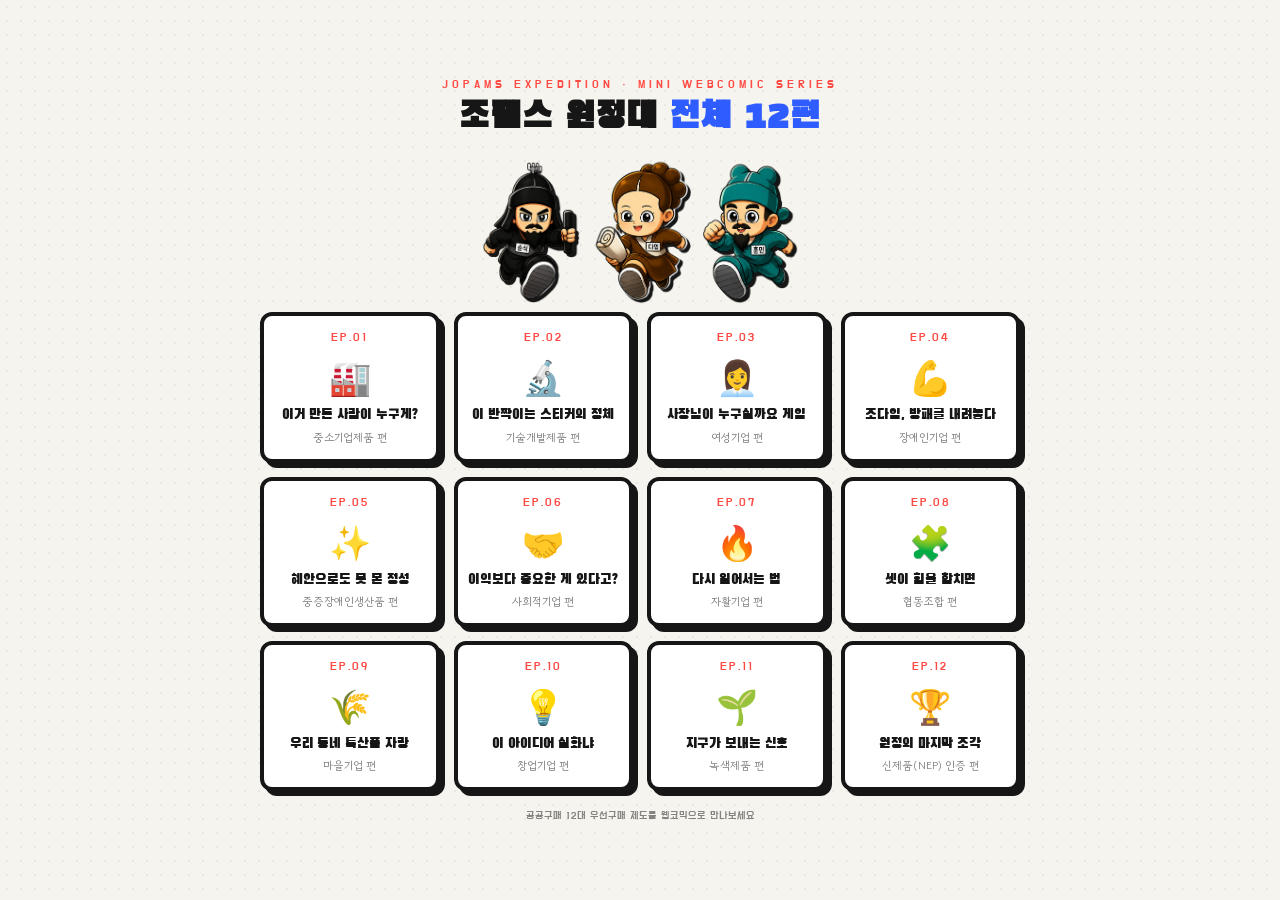
<file: index.html>
<!DOCTYPE html>
<html lang="ko">
<head>
<meta charset="UTF-8">
<meta name="viewport" content="width=device-width, initial-scale=1.0">
<title>조팸스 원정대 - 전체 에피소드</title>
<link rel="stylesheet" href="assets/style.css">
<style>
  .stage{ max-width:760px; }
  .grid{
    display:grid;
    grid-template-columns:repeat(auto-fill, minmax(150px,1fr));
    gap:14px;
    margin-top:10px;
  }
  .ep-card{
    background:#fff;
    border:4px solid var(--ink);
    border-radius:12px;
    padding:14px 10px;
    text-align:center;
    text-decoration:none;
    color:var(--ink);
    box-shadow:5px 5px 0 var(--ink);
    transition:transform .15s ease;
  }
  .ep-card:hover{ transform:translate(-2px,-2px); box-shadow:7px 7px 0 var(--ink); }
  .ep-num{ font-family:'Do Hyeon',sans-serif; color:var(--red); font-size:12px; letter-spacing:2px; }
  .ep-icon{ font-size:34px; margin:6px 0; }
  .ep-title{ font-family:'Black Han Sans',sans-serif; font-size:14px; line-height:1.3; margin-bottom:4px;}
  .ep-kicker{ font-size:11px; opacity:.6; }
  .intro-trio{ display:flex; gap:14px; justify-content:center; margin:8px 0 6px; }
  .intro-trio img{ width:96px; filter:drop-shadow(3px 3px 0 var(--ink)); }
</style>
</head>
<body>
<div class="stage">
  <div class="masthead">
    <div class="kicker">JOPAMS EXPEDITION · MINI WEBCOMIC SERIES</div>
    <h1>조팸스 원정대 <span>전체 12편</span></h1>
  </div>
  <div class="intro-trio">
    <img src="assets/img/sunsik.png" alt="조순식">
    <img src="assets/img/daim.png" alt="조다임">
    <img src="assets/img/hoonmin.png" alt="조훈민">
  </div>
  <div class="grid">
    
        <a class="ep-card" href="ep01.html">
          <div class="ep-num">EP.01</div>
          <div class="ep-icon">🏭</div>
          <div class="ep-title">이거 만든 사람이 누구게?</div>
          <div class="ep-kicker">중소기업제품 편</div>
        </a>

        <a class="ep-card" href="ep02.html">
          <div class="ep-num">EP.02</div>
          <div class="ep-icon">🔬</div>
          <div class="ep-title">이 반짝이는 스티커의 정체</div>
          <div class="ep-kicker">기술개발제품 편</div>
        </a>

        <a class="ep-card" href="ep03.html">
          <div class="ep-num">EP.03</div>
          <div class="ep-icon">👩‍💼</div>
          <div class="ep-title">사장님이 누구실까요 게임</div>
          <div class="ep-kicker">여성기업 편</div>
        </a>

        <a class="ep-card" href="ep04.html">
          <div class="ep-num">EP.04</div>
          <div class="ep-icon">💪</div>
          <div class="ep-title">조다임, 방패를 내려놓다</div>
          <div class="ep-kicker">장애인기업 편</div>
        </a>

        <a class="ep-card" href="ep05.html">
          <div class="ep-num">EP.05</div>
          <div class="ep-icon">✨</div>
          <div class="ep-title">혜안으로도 못 본 정성</div>
          <div class="ep-kicker">중증장애인생산품 편</div>
        </a>

        <a class="ep-card" href="ep06.html">
          <div class="ep-num">EP.06</div>
          <div class="ep-icon">🤝</div>
          <div class="ep-title">이익보다 중요한 게 있다고?</div>
          <div class="ep-kicker">사회적기업 편</div>
        </a>

        <a class="ep-card" href="ep07.html">
          <div class="ep-num">EP.07</div>
          <div class="ep-icon">🔥</div>
          <div class="ep-title">다시 일어서는 법</div>
          <div class="ep-kicker">자활기업 편</div>
        </a>

        <a class="ep-card" href="ep08.html">
          <div class="ep-num">EP.08</div>
          <div class="ep-icon">🧩</div>
          <div class="ep-title">셋이 힘을 합치면</div>
          <div class="ep-kicker">협동조합 편</div>
        </a>

        <a class="ep-card" href="ep09.html">
          <div class="ep-num">EP.09</div>
          <div class="ep-icon">🌾</div>
          <div class="ep-title">우리 동네 특산품 자랑</div>
          <div class="ep-kicker">마을기업 편</div>
        </a>

        <a class="ep-card" href="ep10.html">
          <div class="ep-num">EP.10</div>
          <div class="ep-icon">💡</div>
          <div class="ep-title">이 아이디어 실화냐</div>
          <div class="ep-kicker">창업기업 편</div>
        </a>

        <a class="ep-card" href="ep11.html">
          <div class="ep-num">EP.11</div>
          <div class="ep-icon">🌱</div>
          <div class="ep-title">지구가 보내는 신호</div>
          <div class="ep-kicker">녹색제품 편</div>
        </a>

        <a class="ep-card" href="ep12.html">
          <div class="ep-num">EP.12</div>
          <div class="ep-icon">🏆</div>
          <div class="ep-title">원정의 마지막 조각</div>
          <div class="ep-kicker">신제품(NEP) 인증 편</div>
        </a>
  </div>
  <div class="foot-note">공공구매 12대 우선구매 제도를 웹코믹으로 만나보세요</div>
</div>
</body>
</html>
</file>
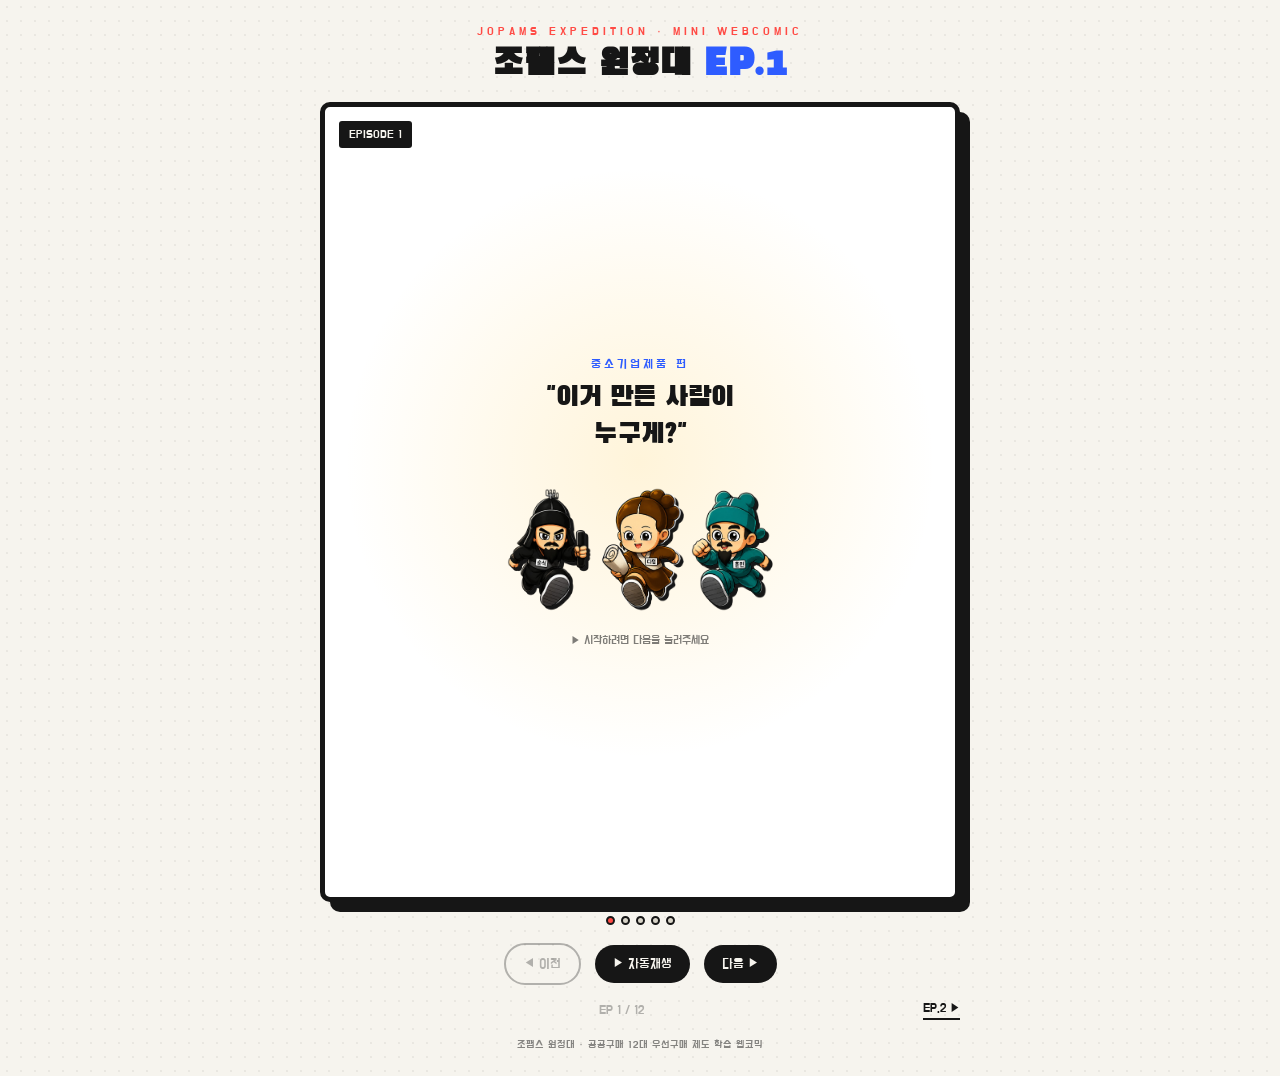
<file: ep01.html>
<!DOCTYPE html>
<html lang="ko">
<head>
<meta charset="UTF-8">
<meta name="viewport" content="width=device-width, initial-scale=1.0">
<title>조팸스 원정대 EP.1 - 이거 만든 사람이 누구게?</title>
<link rel="preconnect" href="https://fonts.googleapis.com">
<link rel="stylesheet" href="assets/style.css">
</head>
<body>

<div class="stage">
  <div class="masthead">
    <div class="kicker">JOPAMS EXPEDITION · MINI WEBCOMIC</div>
    <h1>조팸스 원정대 <span>EP.1</span></h1>
  </div>

  <div class="comic-frame" id="frame">
    <div class="panel active" data-panel="0">
      <div class="panel-inner">
        <div class="halftone-burst"></div>
        <div class="caption-tag">EPISODE 1</div>
        <div style="position:absolute; inset:0; display:flex; flex-direction:column; align-items:center; justify-content:center; gap:14px;">
          <div class="cover-title">
            <span class="ep">중소기업제품 편</span>
            "이거 만든 사람이<br>누구게?"
          </div>
          <div class="trio-cover">
            <img src="assets/img/sunsik.png" alt="조순식" class="bounce">
            <img src="assets/img/daim.png" alt="조다임">
            <img src="assets/img/hoonmin.png" alt="조훈민" class="proud">
          </div>
          <div class="next-label">▶ 시작하려면 다음을 눌러주세요</div>
        </div>
      </div>
    </div>
    <div class="panel" data-panel="1">
        <div class="panel-inner">
        <div class="stagefloor"></div>
        <div class="caption-tag">어느 물류창고 앞</div>
        <div class="magnet-fx"></div>
        <div class="prop-emoji">📦</div>
        <img src="assets/img/sunsik.png" alt="조순식 (자석 스킬)" class="char-img focus shake" style="left:10%;">
        <div class="bubble left" id="ep1b1" style="left:4%; top:14%;">오, 이 좋은 물건<br>누가 만들었지?</div>
        </div></div>
    <div class="panel" data-panel="2">
        <div class="panel-inner">
        <div class="stagefloor"></div>
        <div class="caption-tag">상자 뒤에서 등장</div>
        <img src="assets/img/sunsik.png" alt="조순식 (자석 스킬)" class="char-img focus" style="left:10%;">
        <div class="sweat">💧</div>
        <div class="npc" style="left:52%;">
          <div class="head" style="background:#8fd18f;">😊</div>
          <div class="body" style="background:#8fd18f;"></div>
        </div>
        <div class="bubble right" id="ep1b2a" style="right:4%; top:12%;">저희 중소기업에서<br>만들었어요!</div>
        <div class="bubble left" id="ep1b2b" style="left:4%; top:55%;">...어라, 대기업<br>거인 줄 알았는데?!</div>
        </div></div>
    <div class="panel" data-panel="3">
        <div class="panel-inner">
        <div class="stagefloor"></div>
        <div class="caption-tag">잠시 후, 세 사람</div>
        <img src="assets/img/daim.png" alt="조다임 (실드 스킬)" class="char-img focus" style="left:10%;">
        <img src="assets/img/hoonmin.png" alt="조훈민 (혜안 스킬)" class="char-img focus proud" style="left:52%;">
        <div class="bubble left" id="ep1b3a" style="left:4%; top:10%;">중소기업이 우리나라<br>기업 대부분이라던데?</div>
        <div class="bubble right" id="ep1b3b" style="right:4%; top:42%;">내 혜안으로 봤을 때도...<br>사실이다! 흠흠.</div>
        </div></div>
    <div class="panel" data-panel="4">
      <div class="panel-inner">
        <div class="halftone-burst"></div>
        <div class="caption-tag">ITEM GET!</div>
        <div style="position:absolute; inset:0; display:flex; flex-direction:column; align-items:center; justify-content:center; gap:10px;">
          <div style="position:relative;">
            <span class="sparkle" style="top:-14px; left:-18px;">✨</span>
            <span class="sparkle" style="bottom:-10px; right:-20px; animation-delay:.4s;">✨</span>
            <div class="item-card">
              <div class="icon">🏭</div>
              <div class="tag">ITEM 01 / 12</div>
              <div class="name">중소기업<br>제품</div>
            </div>
          </div>
          
          <div class="next-label">다음 편에 계속 →</div>
        </div>
      </div>
    </div>
  </div>

  <div class="progress" id="progress"></div>

  <div class="controls">
    <button class="ghost" id="prevBtn">◀ 이전</button>
    <button id="playBtn">▶ 자동재생</button>
    <button id="nextBtn">다음 ▶</button>
  </div>

  <div class="nav-row">
    <span class="spacer"></span>
    <span class="spacer">EP 1 / 12</span>
    <a href="ep02.html">EP.2 ▶</a>
  </div>

  <div class="foot-note">조팸스 원정대 · 공공구매 12대 우선구매 제도 학습 웹코믹</div>
</div>

<script>
  window.BUBBLE_SCHEDULE = { 1: [['ep1b1', 300]], 2: [['ep1b2a', 300], ['ep1b2b', 1300]], 3: [['ep1b3a', 300], ['ep1b3b', 1200]] };
</script>
<script src="assets/script.js"></script>

</body>
</html>
</file>
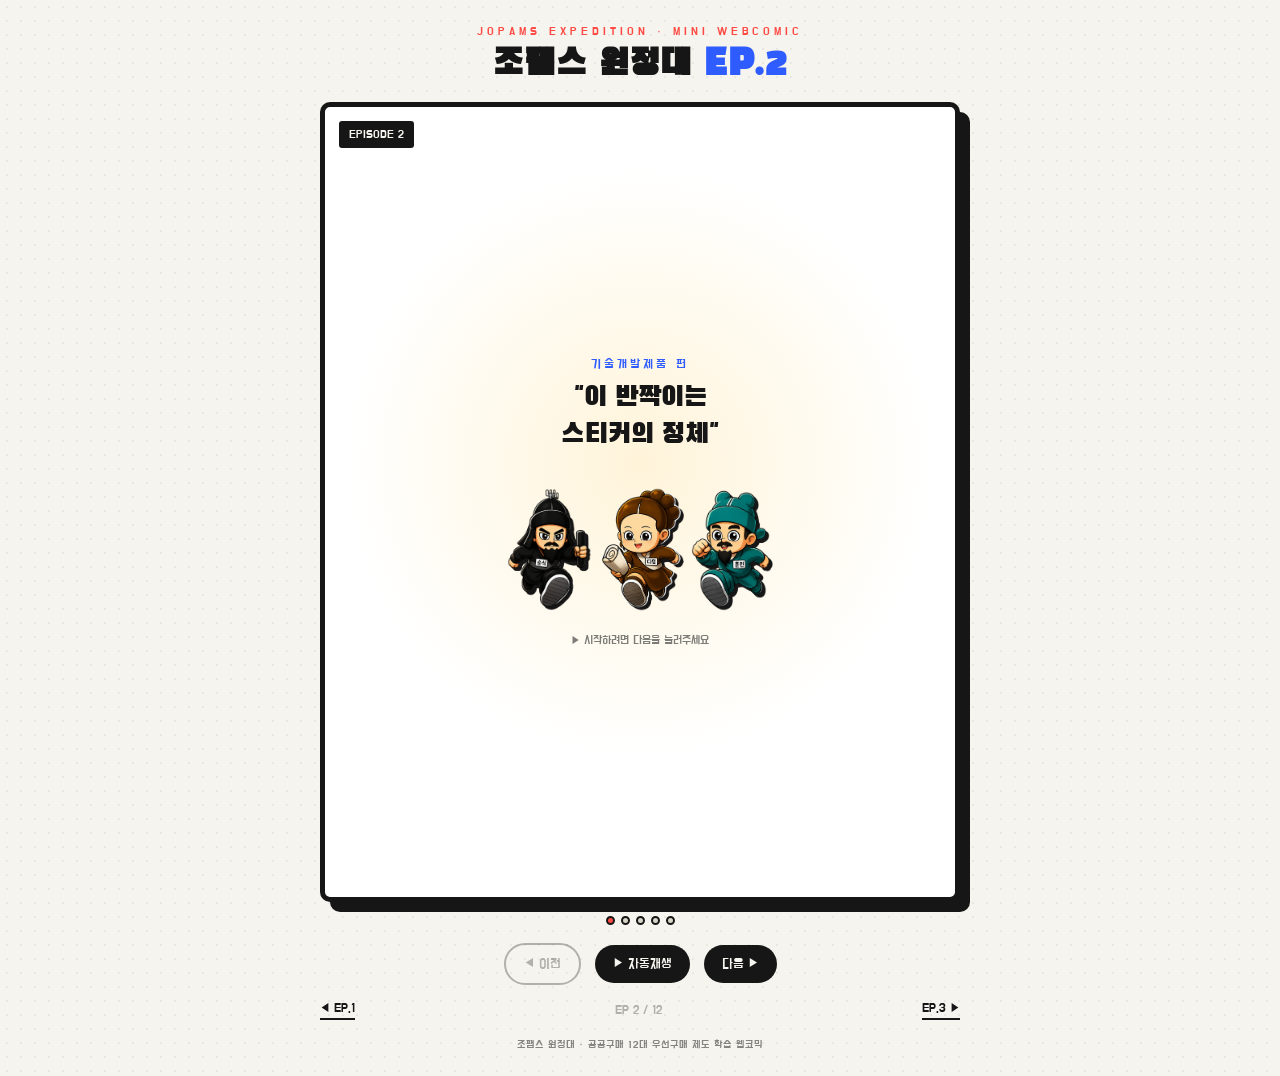
<file: ep02.html>
<!DOCTYPE html>
<html lang="ko">
<head>
<meta charset="UTF-8">
<meta name="viewport" content="width=device-width, initial-scale=1.0">
<title>조팸스 원정대 EP.2 - 이 반짝이는 스티커의 정체</title>
<link rel="preconnect" href="https://fonts.googleapis.com">
<link rel="stylesheet" href="assets/style.css">
</head>
<body>

<div class="stage">
  <div class="masthead">
    <div class="kicker">JOPAMS EXPEDITION · MINI WEBCOMIC</div>
    <h1>조팸스 원정대 <span>EP.2</span></h1>
  </div>

  <div class="comic-frame" id="frame">
    <div class="panel active" data-panel="0">
      <div class="panel-inner">
        <div class="halftone-burst"></div>
        <div class="caption-tag">EPISODE 2</div>
        <div style="position:absolute; inset:0; display:flex; flex-direction:column; align-items:center; justify-content:center; gap:14px;">
          <div class="cover-title">
            <span class="ep">기술개발제품 편</span>
            "이 반짝이는<br>스티커의 정체"
          </div>
          <div class="trio-cover">
            <img src="assets/img/sunsik.png" alt="조순식" class="bounce">
            <img src="assets/img/daim.png" alt="조다임">
            <img src="assets/img/hoonmin.png" alt="조훈민" class="proud">
          </div>
          <div class="next-label">▶ 시작하려면 다음을 눌러주세요</div>
        </div>
      </div>
    </div>
    <div class="panel" data-panel="1">
        <div class="panel-inner">
        <div class="stagefloor"></div>
        <div class="caption-tag">매장 진열대 앞</div>
        <div class="prop-emoji">🏷️</div>
        <img src="assets/img/hoonmin.png" alt="조훈민 (혜안 스킬)" class="char-img focus proud" style="left:10%;">
        <div class="bubble left" id="ep2b1" style="left:4%; top:14%;">이거 그냥<br>스티커 아니냐?</div>
        </div></div>
    <div class="panel" data-panel="2">
        <div class="panel-inner">
        <div class="stagefloor"></div>
        <div class="caption-tag">다임, 조심스럽게 설명</div>
        <img src="assets/img/daim.png" alt="조다임 (실드 스킬)" class="char-img focus" style="left:52%;">
        <div class="bubble right" id="ep2b2" style="right:4%; top:12%;">이거 성능 인증<br>마크래... 엄청난 거야</div>
        </div></div>
    <div class="panel" data-panel="3">
        <div class="panel-inner">
        <div class="stagefloor"></div>
        <div class="caption-tag">순식, 스티커를 향해 돌진</div>
        <div class="prop-emoji">🧲</div>
        <img src="assets/img/sunsik.png" alt="조순식 (자석 스킬)" class="char-img focus shake" style="left:10%;">
        <img src="assets/img/hoonmin.png" alt="조훈민 (혜안 스킬)" class="char-img support" style="left:52%;">
        <div class="bubble left" id="ep2b3a" style="left:4%; top:10%;">오, 반짝이는 거<br>내꺼!</div>
        <div class="bubble right" id="ep2b3b" style="right:4%; top:55%;">안돼! 그거 떼면<br>큰일나!</div>
        </div></div>
    <div class="panel" data-panel="4">
      <div class="panel-inner">
        <div class="halftone-burst"></div>
        <div class="caption-tag">ITEM GET!</div>
        <div style="position:absolute; inset:0; display:flex; flex-direction:column; align-items:center; justify-content:center; gap:10px;">
          <div style="position:relative;">
            <span class="sparkle" style="top:-14px; left:-18px;">✨</span>
            <span class="sparkle" style="bottom:-10px; right:-20px; animation-delay:.4s;">✨</span>
            <div class="item-card">
              <div class="icon">🔬</div>
              <div class="tag">ITEM 02 / 12</div>
              <div class="name">기술개발<br>제품</div>
            </div>
          </div>
          
          <div class="next-label">다음 편에 계속 →</div>
        </div>
      </div>
    </div>
  </div>

  <div class="progress" id="progress"></div>

  <div class="controls">
    <button class="ghost" id="prevBtn">◀ 이전</button>
    <button id="playBtn">▶ 자동재생</button>
    <button id="nextBtn">다음 ▶</button>
  </div>

  <div class="nav-row">
    <a href="ep01.html">◀ EP.1</a>
    <span class="spacer">EP 2 / 12</span>
    <a href="ep03.html">EP.3 ▶</a>
  </div>

  <div class="foot-note">조팸스 원정대 · 공공구매 12대 우선구매 제도 학습 웹코믹</div>
</div>

<script>
  window.BUBBLE_SCHEDULE = { 1: [['ep2b1', 300]], 2: [['ep2b2', 300]], 3: [['ep2b3a', 300], ['ep2b3b', 1200]] };
</script>
<script src="assets/script.js"></script>

</body>
</html>
</file>
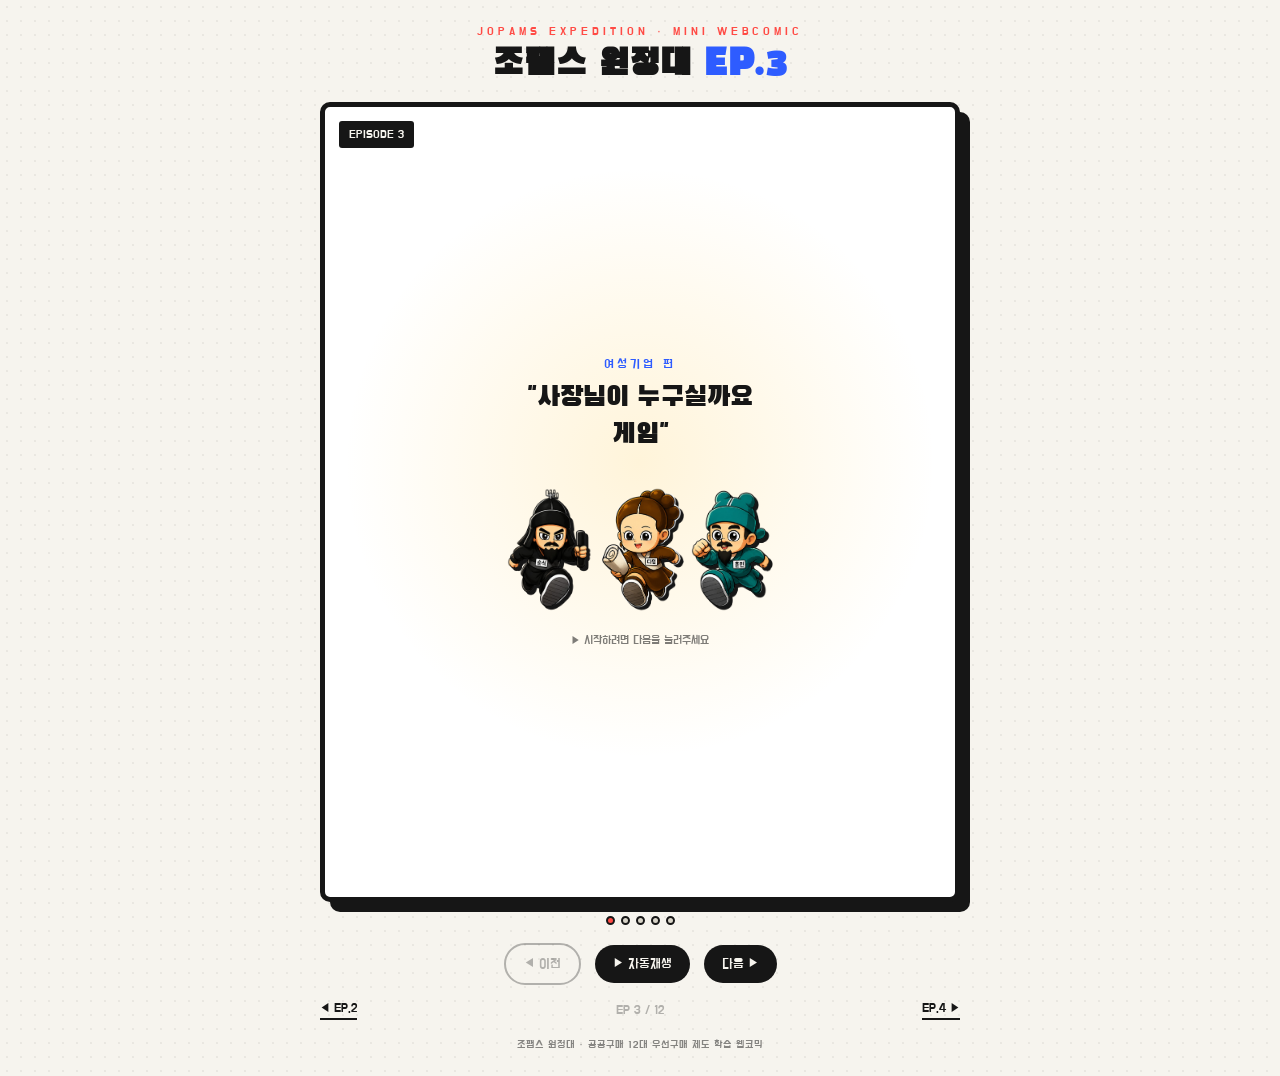
<file: ep03.html>
<!DOCTYPE html>
<html lang="ko">
<head>
<meta charset="UTF-8">
<meta name="viewport" content="width=device-width, initial-scale=1.0">
<title>조팸스 원정대 EP.3 - 사장님이 누구실까요 게임</title>
<link rel="preconnect" href="https://fonts.googleapis.com">
<link rel="stylesheet" href="assets/style.css">
</head>
<body>

<div class="stage">
  <div class="masthead">
    <div class="kicker">JOPAMS EXPEDITION · MINI WEBCOMIC</div>
    <h1>조팸스 원정대 <span>EP.3</span></h1>
  </div>

  <div class="comic-frame" id="frame">
    <div class="panel active" data-panel="0">
      <div class="panel-inner">
        <div class="halftone-burst"></div>
        <div class="caption-tag">EPISODE 3</div>
        <div style="position:absolute; inset:0; display:flex; flex-direction:column; align-items:center; justify-content:center; gap:14px;">
          <div class="cover-title">
            <span class="ep">여성기업 편</span>
            "사장님이 누구실까요<br>게임"
          </div>
          <div class="trio-cover">
            <img src="assets/img/sunsik.png" alt="조순식" class="bounce">
            <img src="assets/img/daim.png" alt="조다임">
            <img src="assets/img/hoonmin.png" alt="조훈민" class="proud">
          </div>
          <div class="next-label">▶ 시작하려면 다음을 눌러주세요</div>
        </div>
      </div>
    </div>
    <div class="panel" data-panel="1">
        <div class="panel-inner">
        <div class="stagefloor"></div>
        <div class="caption-tag">회사 입구에서 내기</div>
        <img src="assets/img/sunsik.png" alt="조순식 (자석 스킬)" class="char-img focus" style="left:10%;">
        <img src="assets/img/hoonmin.png" alt="조훈민 (혜안 스킬)" class="char-img support" style="left:52%;">
        <div class="bubble left" id="ep3b1" style="left:4%; top:12%;">이 회사 사장님은<br>분명 아저씨일걸?</div>
        </div></div>
    <div class="panel" data-panel="2">
        <div class="panel-inner">
        <div class="stagefloor"></div>
        <div class="caption-tag">사장님, 등장</div>
        <img src="assets/img/daim.png" alt="조다임 (실드 스킬)" class="char-img support" style="left:10%;">
        <div class="npc" style="left:52%;">
          <div class="head" style="background:#c79bf0;">👩</div>
          <div class="body" style="background:#c79bf0;"></div>
        </div>
        <div class="bubble right" id="ep3b2" style="right:4%; top:10%;">안녕하세요,<br>대표입니다!</div>
        </div></div>
    <div class="panel" data-panel="3">
        <div class="panel-inner">
        <div class="stagefloor"></div>
        <div class="caption-tag">내기에 진 세 사람</div>
        <img src="assets/img/hoonmin.png" alt="조훈민 (혜안 스킬)" class="char-img focus sad-shake" style="left:10%;">
        <img src="assets/img/daim.png" alt="조다임 (실드 스킬)" class="char-img focus" style="left:52%;">
        <div class="bubble left" id="ep3b3a" style="left:4%; top:10%;">이럴수가...<br>내 혜안이 틀렸다!</div>
        <div class="bubble right" id="ep3b3b" style="right:4%; top:50%;">벌칙... 춤춰야<br>하는 거죠?</div>
        </div></div>
    <div class="panel" data-panel="4">
      <div class="panel-inner">
        <div class="halftone-burst"></div>
        <div class="caption-tag">ITEM GET!</div>
        <div style="position:absolute; inset:0; display:flex; flex-direction:column; align-items:center; justify-content:center; gap:10px;">
          <div style="position:relative;">
            <span class="sparkle" style="top:-14px; left:-18px;">✨</span>
            <span class="sparkle" style="bottom:-10px; right:-20px; animation-delay:.4s;">✨</span>
            <div class="item-card">
              <div class="icon">👩‍💼</div>
              <div class="tag">ITEM 03 / 12</div>
              <div class="name">여성기업<br>제품</div>
            </div>
          </div>
          
          <div class="next-label">다음 편에 계속 →</div>
        </div>
      </div>
    </div>
  </div>

  <div class="progress" id="progress"></div>

  <div class="controls">
    <button class="ghost" id="prevBtn">◀ 이전</button>
    <button id="playBtn">▶ 자동재생</button>
    <button id="nextBtn">다음 ▶</button>
  </div>

  <div class="nav-row">
    <a href="ep02.html">◀ EP.2</a>
    <span class="spacer">EP 3 / 12</span>
    <a href="ep04.html">EP.4 ▶</a>
  </div>

  <div class="foot-note">조팸스 원정대 · 공공구매 12대 우선구매 제도 학습 웹코믹</div>
</div>

<script>
  window.BUBBLE_SCHEDULE = { 1: [['ep3b1', 300]], 2: [['ep3b2', 300]], 3: [['ep3b3a', 300], ['ep3b3b', 1200]] };
</script>
<script src="assets/script.js"></script>

</body>
</html>
</file>
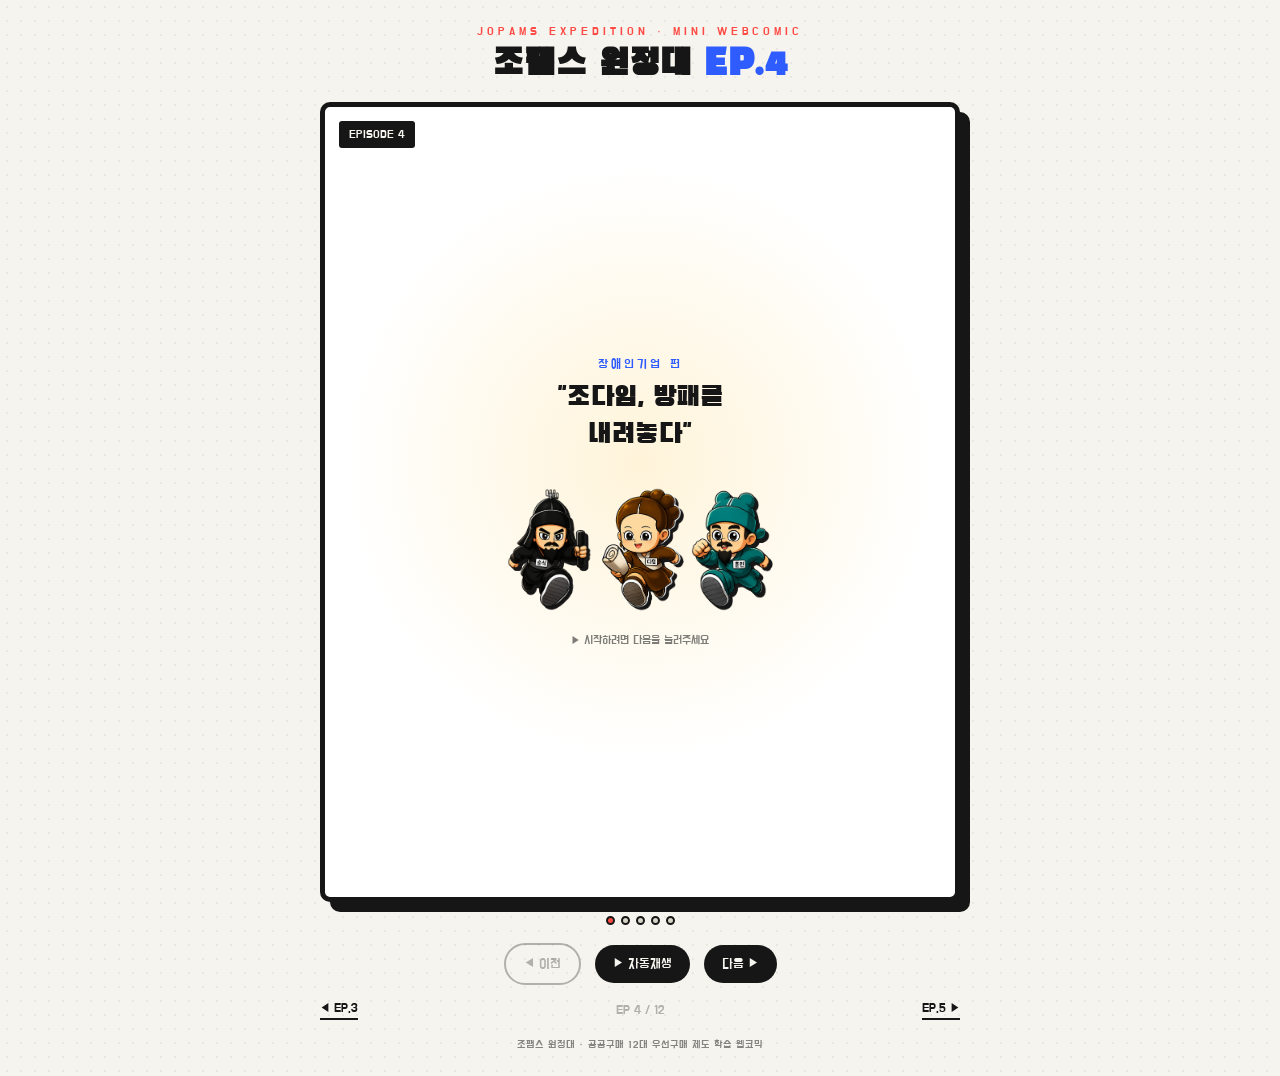
<file: ep04.html>
<!DOCTYPE html>
<html lang="ko">
<head>
<meta charset="UTF-8">
<meta name="viewport" content="width=device-width, initial-scale=1.0">
<title>조팸스 원정대 EP.4 - 조다임, 방패를 내려놓다</title>
<link rel="preconnect" href="https://fonts.googleapis.com">
<link rel="stylesheet" href="assets/style.css">
</head>
<body>

<div class="stage">
  <div class="masthead">
    <div class="kicker">JOPAMS EXPEDITION · MINI WEBCOMIC</div>
    <h1>조팸스 원정대 <span>EP.4</span></h1>
  </div>

  <div class="comic-frame" id="frame">
    <div class="panel active" data-panel="0">
      <div class="panel-inner">
        <div class="halftone-burst"></div>
        <div class="caption-tag">EPISODE 4</div>
        <div style="position:absolute; inset:0; display:flex; flex-direction:column; align-items:center; justify-content:center; gap:14px;">
          <div class="cover-title">
            <span class="ep">장애인기업 편</span>
            "조다임, 방패를<br>내려놓다"
          </div>
          <div class="trio-cover">
            <img src="assets/img/sunsik.png" alt="조순식" class="bounce">
            <img src="assets/img/daim.png" alt="조다임">
            <img src="assets/img/hoonmin.png" alt="조훈민" class="proud">
          </div>
          <div class="next-label">▶ 시작하려면 다음을 눌러주세요</div>
        </div>
      </div>
    </div>
    <div class="panel" data-panel="1">
        <div class="panel-inner">
        <div class="stagefloor"></div>
        <div class="caption-tag">낯선 작업장 앞</div>
        <img src="assets/img/daim.png" alt="조다임 (실드 스킬)" class="char-img focus sad-shake" style="left:10%;">
        <div class="bubble left" id="ep4b1" style="left:4%; top:12%;">으... 여긴 왠지<br>긴장되는걸...</div>
        </div></div>
    <div class="panel" data-panel="2">
        <div class="panel-inner">
        <div class="stagefloor"></div>
        <div class="caption-tag">대표님, 씩씩하게 등장</div>
        <img src="assets/img/daim.png" alt="조다임 (실드 스킬)" class="char-img support" style="left:10%;">
        <div class="npc" style="left:52%;">
          <div class="head" style="background:#ffb069;">😄</div>
          <div class="body" style="background:#ffb069;"></div>
        </div>
        <div class="bubble right" id="ep4b2" style="right:4%; top:10%;">어서오세요!<br>저희 제품 한번 보실래요?</div>
        </div></div>
    <div class="panel" data-panel="3">
        <div class="panel-inner">
        <div class="stagefloor"></div>
        <div class="caption-tag">다임, 용기를 얻다</div>
        <img src="assets/img/daim.png" alt="조다임 (실드 스킬)" class="char-img focus proud" style="left:10%;">
        <img src="assets/img/sunsik.png" alt="조순식 (자석 스킬)" class="char-img support" style="left:52%;">
        <div class="bubble left" id="ep4b3" style="left:4%; top:12%;">저도... 방패 내려놓고<br>도전해볼게요!</div>
        </div></div>
    <div class="panel" data-panel="4">
      <div class="panel-inner">
        <div class="halftone-burst"></div>
        <div class="caption-tag">ITEM GET!</div>
        <div style="position:absolute; inset:0; display:flex; flex-direction:column; align-items:center; justify-content:center; gap:10px;">
          <div style="position:relative;">
            <span class="sparkle" style="top:-14px; left:-18px;">✨</span>
            <span class="sparkle" style="bottom:-10px; right:-20px; animation-delay:.4s;">✨</span>
            <div class="item-card">
              <div class="icon">💪</div>
              <div class="tag">ITEM 04 / 12</div>
              <div class="name">장애인기업<br>제품</div>
            </div>
          </div>
          
          <div class="next-label">다음 편에 계속 →</div>
        </div>
      </div>
    </div>
  </div>

  <div class="progress" id="progress"></div>

  <div class="controls">
    <button class="ghost" id="prevBtn">◀ 이전</button>
    <button id="playBtn">▶ 자동재생</button>
    <button id="nextBtn">다음 ▶</button>
  </div>

  <div class="nav-row">
    <a href="ep03.html">◀ EP.3</a>
    <span class="spacer">EP 4 / 12</span>
    <a href="ep05.html">EP.5 ▶</a>
  </div>

  <div class="foot-note">조팸스 원정대 · 공공구매 12대 우선구매 제도 학습 웹코믹</div>
</div>

<script>
  window.BUBBLE_SCHEDULE = { 1: [['ep4b1', 300]], 2: [['ep4b2', 300]], 3: [['ep4b3', 300]] };
</script>
<script src="assets/script.js"></script>

</body>
</html>
</file>
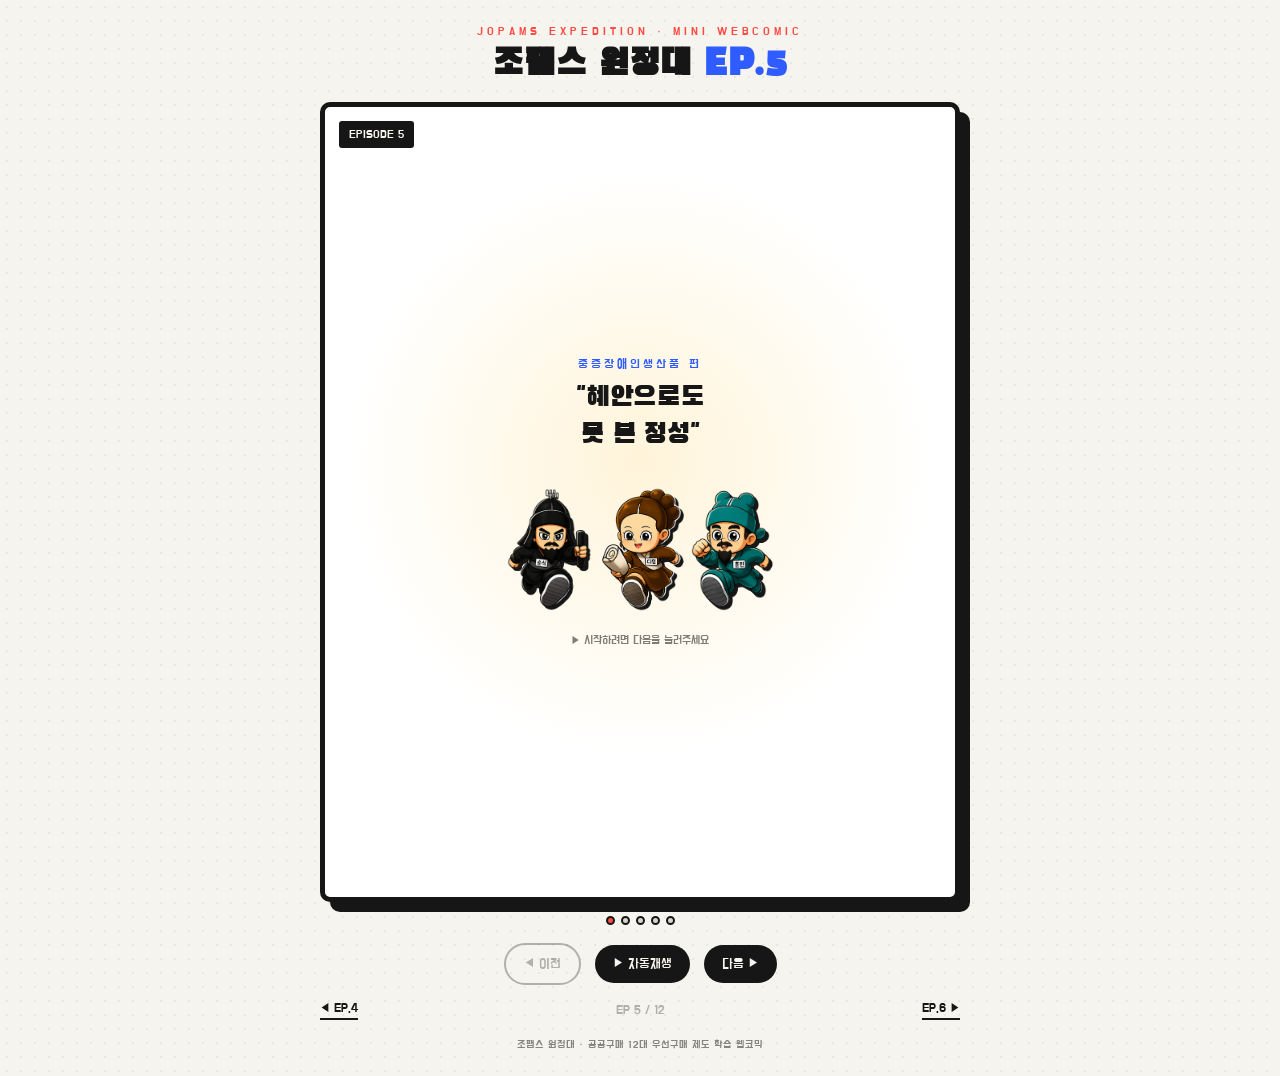
<file: ep05.html>
<!DOCTYPE html>
<html lang="ko">
<head>
<meta charset="UTF-8">
<meta name="viewport" content="width=device-width, initial-scale=1.0">
<title>조팸스 원정대 EP.5 - 혜안으로도 못 본 정성</title>
<link rel="preconnect" href="https://fonts.googleapis.com">
<link rel="stylesheet" href="assets/style.css">
</head>
<body>

<div class="stage">
  <div class="masthead">
    <div class="kicker">JOPAMS EXPEDITION · MINI WEBCOMIC</div>
    <h1>조팸스 원정대 <span>EP.5</span></h1>
  </div>

  <div class="comic-frame" id="frame">
    <div class="panel active" data-panel="0">
      <div class="panel-inner">
        <div class="halftone-burst"></div>
        <div class="caption-tag">EPISODE 5</div>
        <div style="position:absolute; inset:0; display:flex; flex-direction:column; align-items:center; justify-content:center; gap:14px;">
          <div class="cover-title">
            <span class="ep">중증장애인생산품 편</span>
            "혜안으로도<br>못 본 정성"
          </div>
          <div class="trio-cover">
            <img src="assets/img/sunsik.png" alt="조순식" class="bounce">
            <img src="assets/img/daim.png" alt="조다임">
            <img src="assets/img/hoonmin.png" alt="조훈민" class="proud">
          </div>
          <div class="next-label">▶ 시작하려면 다음을 눌러주세요</div>
        </div>
      </div>
    </div>
    <div class="panel" data-panel="1">
        <div class="panel-inner">
        <div class="stagefloor"></div>
        <div class="caption-tag">훈민, 스킬 자랑</div>
        <img src="assets/img/hoonmin.png" alt="조훈민 (혜안 스킬)" class="char-img focus proud" style="left:10%;">
        <div class="bubble left" id="ep5b1" style="left:4%; top:12%;">내 혜안이면<br>다 보인다고!</div>
        </div></div>
    <div class="panel" data-panel="2">
        <div class="panel-inner">
        <div class="stagefloor"></div>
        <div class="caption-tag">스킬 오작동</div>
        <img src="assets/img/hoonmin.png" alt="조훈민 (혜안 스킬)" class="char-img focus" style="left:10%;">
        <div class="sweat">💧</div>
        <div class="bubble left" id="ep5b2" style="left:4%; top:12%;">어라... 이 제품에 담긴<br>정성은... 안 보여?</div>
        </div></div>
    <div class="panel" data-panel="3">
        <div class="panel-inner">
        <div class="stagefloor"></div>
        <div class="caption-tag">현장을 둘러본 후</div>
        <img src="assets/img/sunsik.png" alt="조순식 (자석 스킬)" class="char-img support" style="left:10%;">
        <img src="assets/img/daim.png" alt="조다임 (실드 스킬)" class="char-img focus" style="left:52%;">
        <div class="bubble right" id="ep5b3" style="right:4%; top:12%;">눈이 아니라<br>마음으로 보는 거였어</div>
        </div></div>
    <div class="panel" data-panel="4">
      <div class="panel-inner">
        <div class="halftone-burst"></div>
        <div class="caption-tag">ITEM GET!</div>
        <div style="position:absolute; inset:0; display:flex; flex-direction:column; align-items:center; justify-content:center; gap:10px;">
          <div style="position:relative;">
            <span class="sparkle" style="top:-14px; left:-18px;">✨</span>
            <span class="sparkle" style="bottom:-10px; right:-20px; animation-delay:.4s;">✨</span>
            <div class="item-card">
              <div class="icon">✨</div>
              <div class="tag">ITEM 05 / 12</div>
              <div class="name">중증장애인<br>생산품</div>
            </div>
          </div>
          
          <div class="next-label">다음 편에 계속 →</div>
        </div>
      </div>
    </div>
  </div>

  <div class="progress" id="progress"></div>

  <div class="controls">
    <button class="ghost" id="prevBtn">◀ 이전</button>
    <button id="playBtn">▶ 자동재생</button>
    <button id="nextBtn">다음 ▶</button>
  </div>

  <div class="nav-row">
    <a href="ep04.html">◀ EP.4</a>
    <span class="spacer">EP 5 / 12</span>
    <a href="ep06.html">EP.6 ▶</a>
  </div>

  <div class="foot-note">조팸스 원정대 · 공공구매 12대 우선구매 제도 학습 웹코믹</div>
</div>

<script>
  window.BUBBLE_SCHEDULE = { 1: [['ep5b1', 300]], 2: [['ep5b2', 300]], 3: [['ep5b3', 300]] };
</script>
<script src="assets/script.js"></script>

</body>
</html>
</file>
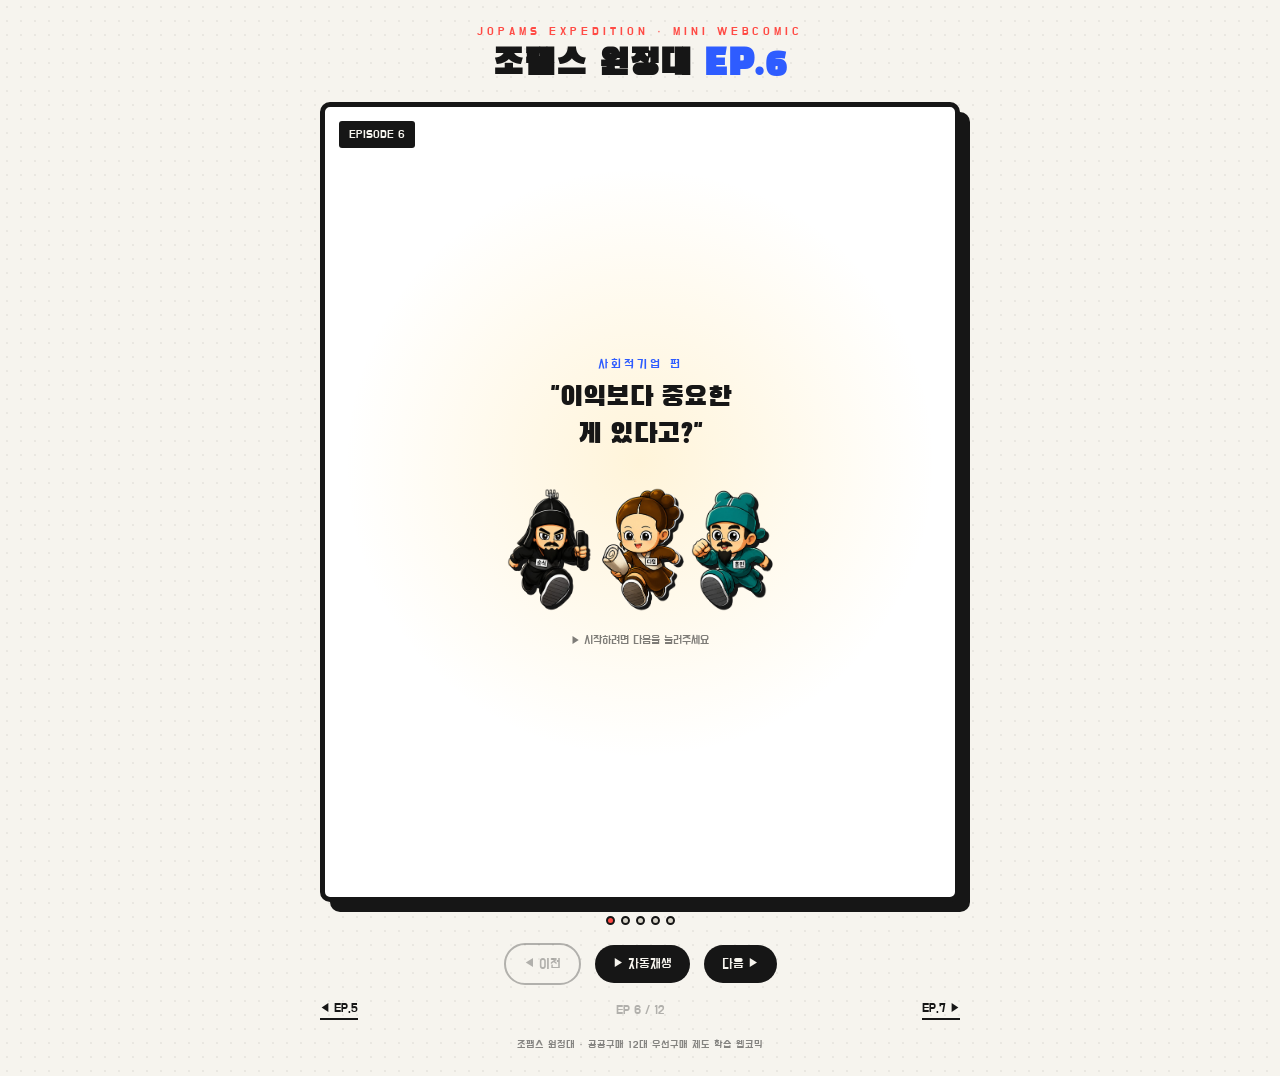
<file: ep06.html>
<!DOCTYPE html>
<html lang="ko">
<head>
<meta charset="UTF-8">
<meta name="viewport" content="width=device-width, initial-scale=1.0">
<title>조팸스 원정대 EP.6 - 이익보다 중요한 게 있다고?</title>
<link rel="preconnect" href="https://fonts.googleapis.com">
<link rel="stylesheet" href="assets/style.css">
</head>
<body>

<div class="stage">
  <div class="masthead">
    <div class="kicker">JOPAMS EXPEDITION · MINI WEBCOMIC</div>
    <h1>조팸스 원정대 <span>EP.6</span></h1>
  </div>

  <div class="comic-frame" id="frame">
    <div class="panel active" data-panel="0">
      <div class="panel-inner">
        <div class="halftone-burst"></div>
        <div class="caption-tag">EPISODE 6</div>
        <div style="position:absolute; inset:0; display:flex; flex-direction:column; align-items:center; justify-content:center; gap:14px;">
          <div class="cover-title">
            <span class="ep">사회적기업 편</span>
            "이익보다 중요한<br>게 있다고?"
          </div>
          <div class="trio-cover">
            <img src="assets/img/sunsik.png" alt="조순식" class="bounce">
            <img src="assets/img/daim.png" alt="조다임">
            <img src="assets/img/hoonmin.png" alt="조훈민" class="proud">
          </div>
          <div class="next-label">▶ 시작하려면 다음을 눌러주세요</div>
        </div>
      </div>
    </div>
    <div class="panel" data-panel="1">
        <div class="panel-inner">
        <div class="stagefloor"></div>
        <div class="caption-tag">순식, 계산기 두드리는 중</div>
        <div class="prop-emoji">🧮</div>
        <img src="assets/img/sunsik.png" alt="조순식 (자석 스킬)" class="char-img focus" style="left:10%;">
        <div class="bubble left" id="ep6b1" style="left:4%; top:12%;">그래서 이거<br>얼마 남는데?</div>
        </div></div>
    <div class="panel" data-panel="2">
        <div class="panel-inner">
        <div class="stagefloor"></div>
        <div class="caption-tag">대표님의 답변</div>
        <img src="assets/img/sunsik.png" alt="조순식 (자석 스킬)" class="char-img support" style="left:10%;">
        <div class="npc" style="left:52%;">
          <div class="head" style="background:#7fd6c9;">🙂</div>
          <div class="body" style="background:#7fd6c9;"></div>
        </div>
        <div class="bubble right" id="ep6b2" style="right:4%; top:10%;">이익의 일부는<br>사회에 환원해요</div>
        </div></div>
    <div class="panel" data-panel="3">
        <div class="panel-inner">
        <div class="stagefloor"></div>
        <div class="caption-tag">멍해진 순식, 다임이 정리</div>
        <img src="assets/img/sunsik.png" alt="조순식 (자석 스킬)" class="char-img focus sad-shake" style="left:10%;">
        <img src="assets/img/daim.png" alt="조다임 (실드 스킬)" class="char-img focus" style="left:52%;">
        <div class="bubble left" id="ep6b3a" style="left:4%; top:10%;">그게...<br>무슨 소리야?</div>
        <div class="bubble right" id="ep6b3b" style="right:4%; top:50%;">이익만 좇지 않는<br>기업도 있다는 거지</div>
        </div></div>
    <div class="panel" data-panel="4">
      <div class="panel-inner">
        <div class="halftone-burst"></div>
        <div class="caption-tag">ITEM GET!</div>
        <div style="position:absolute; inset:0; display:flex; flex-direction:column; align-items:center; justify-content:center; gap:10px;">
          <div style="position:relative;">
            <span class="sparkle" style="top:-14px; left:-18px;">✨</span>
            <span class="sparkle" style="bottom:-10px; right:-20px; animation-delay:.4s;">✨</span>
            <div class="item-card">
              <div class="icon">🤝</div>
              <div class="tag">ITEM 06 / 12</div>
              <div class="name">사회적기업<br>제품</div>
            </div>
          </div>
          
          <div class="next-label">다음 편에 계속 →</div>
        </div>
      </div>
    </div>
  </div>

  <div class="progress" id="progress"></div>

  <div class="controls">
    <button class="ghost" id="prevBtn">◀ 이전</button>
    <button id="playBtn">▶ 자동재생</button>
    <button id="nextBtn">다음 ▶</button>
  </div>

  <div class="nav-row">
    <a href="ep05.html">◀ EP.5</a>
    <span class="spacer">EP 6 / 12</span>
    <a href="ep07.html">EP.7 ▶</a>
  </div>

  <div class="foot-note">조팸스 원정대 · 공공구매 12대 우선구매 제도 학습 웹코믹</div>
</div>

<script>
  window.BUBBLE_SCHEDULE = { 1: [['ep6b1', 300]], 2: [['ep6b2', 300]], 3: [['ep6b3a', 300], ['ep6b3b', 1200]] };
</script>
<script src="assets/script.js"></script>

</body>
</html>
</file>
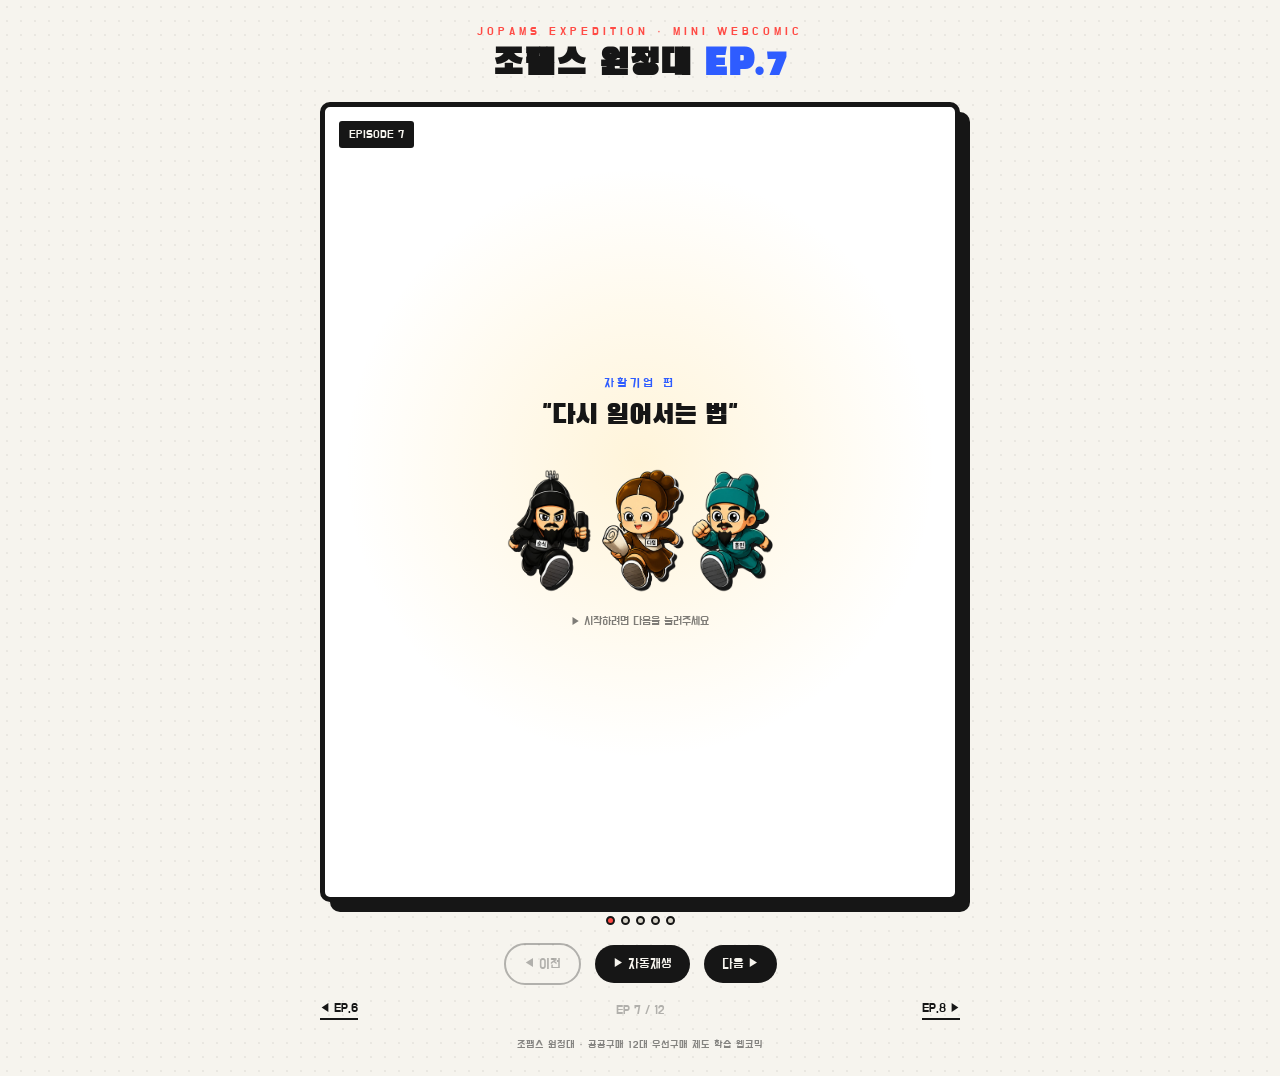
<file: ep07.html>
<!DOCTYPE html>
<html lang="ko">
<head>
<meta charset="UTF-8">
<meta name="viewport" content="width=device-width, initial-scale=1.0">
<title>조팸스 원정대 EP.7 - 다시 일어서는 법</title>
<link rel="preconnect" href="https://fonts.googleapis.com">
<link rel="stylesheet" href="assets/style.css">
</head>
<body>

<div class="stage">
  <div class="masthead">
    <div class="kicker">JOPAMS EXPEDITION · MINI WEBCOMIC</div>
    <h1>조팸스 원정대 <span>EP.7</span></h1>
  </div>

  <div class="comic-frame" id="frame">
    <div class="panel active" data-panel="0">
      <div class="panel-inner">
        <div class="halftone-burst"></div>
        <div class="caption-tag">EPISODE 7</div>
        <div style="position:absolute; inset:0; display:flex; flex-direction:column; align-items:center; justify-content:center; gap:14px;">
          <div class="cover-title">
            <span class="ep">자활기업 편</span>
            "다시 일어서는 법"
          </div>
          <div class="trio-cover">
            <img src="assets/img/sunsik.png" alt="조순식" class="bounce">
            <img src="assets/img/daim.png" alt="조다임">
            <img src="assets/img/hoonmin.png" alt="조훈민" class="proud">
          </div>
          <div class="next-label">▶ 시작하려면 다음을 눌러주세요</div>
        </div>
      </div>
    </div>
    <div class="panel" data-panel="1">
        <div class="panel-inner">
        <div class="stagefloor"></div>
        <div class="caption-tag">장애물 코스, 계속 넘어지는 순식</div>
        <img src="assets/img/sunsik.png" alt="조순식 (자석 스킬)" class="char-img focus shake" style="left:10%;">
        <div class="bubble left" id="ep7b1" style="left:4%; top:12%;">으악! 또<br>넘어졌다!</div>
        </div></div>
    <div class="panel" data-panel="2">
        <div class="panel-inner">
        <div class="stagefloor"></div>
        <div class="caption-tag">다임의 응원</div>
        <img src="assets/img/sunsik.png" alt="조순식 (자석 스킬)" class="char-img support" style="left:10%;">
        <img src="assets/img/daim.png" alt="조다임 (실드 스킬)" class="char-img focus" style="left:52%;">
        <div class="bubble right" id="ep7b2" style="right:4%; top:10%;">괜찮아, 다시<br>일어나면 돼!</div>
        </div></div>
    <div class="panel" data-panel="3">
        <div class="panel-inner">
        <div class="stagefloor"></div>
        <div class="caption-tag">훈민, 문득 깨달음</div>
        <img src="assets/img/hoonmin.png" alt="조훈민 (혜안 스킬)" class="char-img focus proud" style="left:10%;">
        <div class="bubble left" id="ep7b3" style="left:4%; top:12%;">그 말... 자활기업이랑<br>똑 닮았잖아?</div>
        </div></div>
    <div class="panel" data-panel="4">
      <div class="panel-inner">
        <div class="halftone-burst"></div>
        <div class="caption-tag">ITEM GET!</div>
        <div style="position:absolute; inset:0; display:flex; flex-direction:column; align-items:center; justify-content:center; gap:10px;">
          <div style="position:relative;">
            <span class="sparkle" style="top:-14px; left:-18px;">✨</span>
            <span class="sparkle" style="bottom:-10px; right:-20px; animation-delay:.4s;">✨</span>
            <div class="item-card">
              <div class="icon">🔥</div>
              <div class="tag">ITEM 07 / 12</div>
              <div class="name">자활기업<br>제품</div>
            </div>
          </div>
          
          <div class="next-label">다음 편에 계속 →</div>
        </div>
      </div>
    </div>
  </div>

  <div class="progress" id="progress"></div>

  <div class="controls">
    <button class="ghost" id="prevBtn">◀ 이전</button>
    <button id="playBtn">▶ 자동재생</button>
    <button id="nextBtn">다음 ▶</button>
  </div>

  <div class="nav-row">
    <a href="ep06.html">◀ EP.6</a>
    <span class="spacer">EP 7 / 12</span>
    <a href="ep08.html">EP.8 ▶</a>
  </div>

  <div class="foot-note">조팸스 원정대 · 공공구매 12대 우선구매 제도 학습 웹코믹</div>
</div>

<script>
  window.BUBBLE_SCHEDULE = { 1: [['ep7b1', 300]], 2: [['ep7b2', 300]], 3: [['ep7b3', 300]] };
</script>
<script src="assets/script.js"></script>

</body>
</html>
</file>
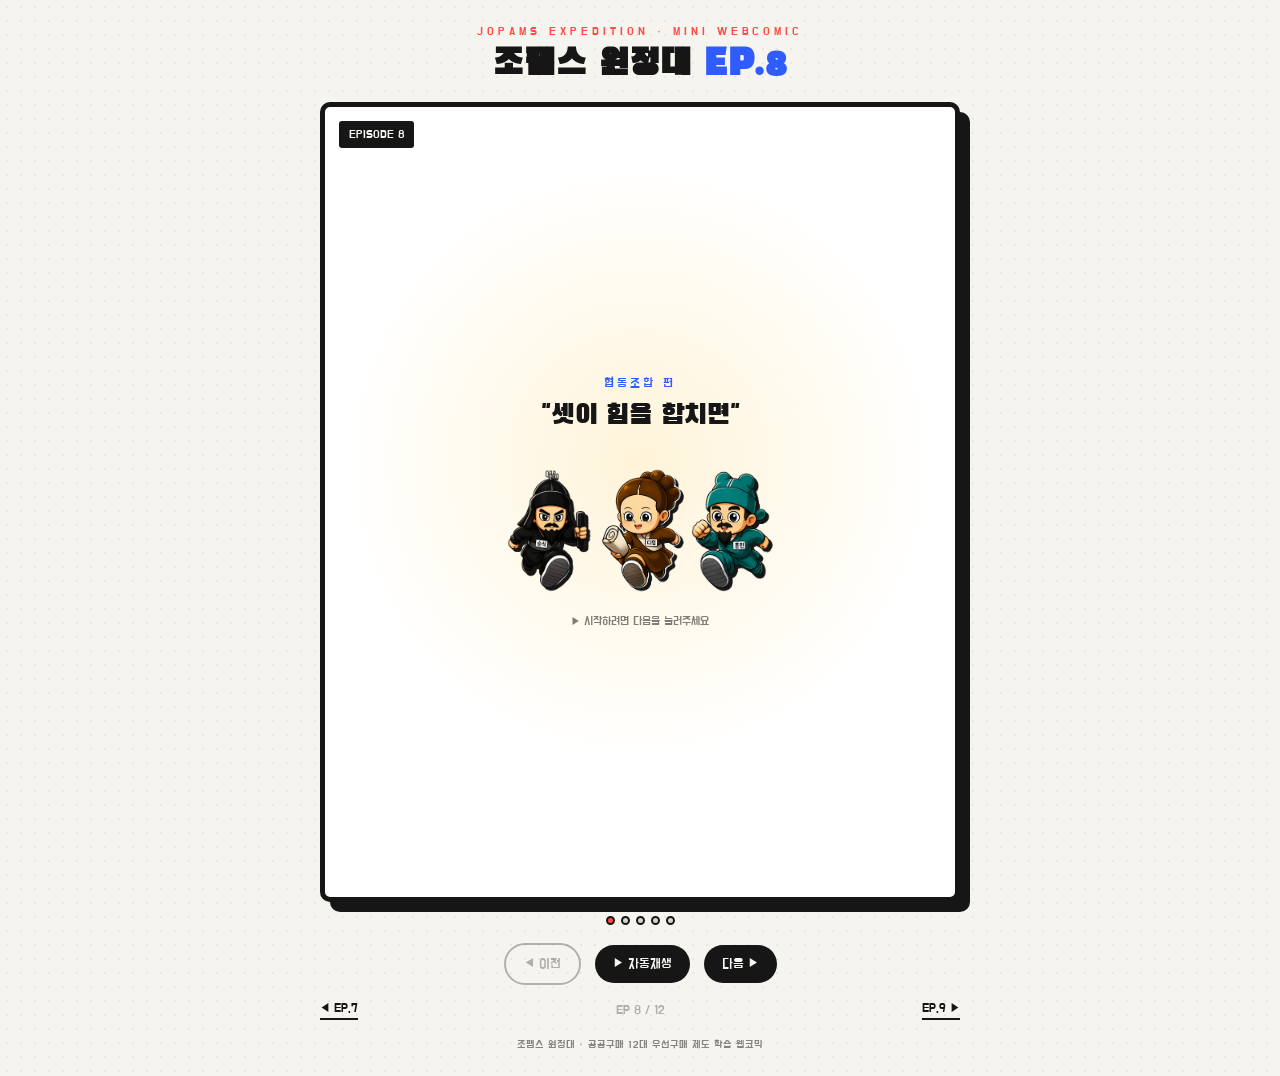
<file: ep08.html>
<!DOCTYPE html>
<html lang="ko">
<head>
<meta charset="UTF-8">
<meta name="viewport" content="width=device-width, initial-scale=1.0">
<title>조팸스 원정대 EP.8 - 셋이 힘을 합치면</title>
<link rel="preconnect" href="https://fonts.googleapis.com">
<link rel="stylesheet" href="assets/style.css">
</head>
<body>

<div class="stage">
  <div class="masthead">
    <div class="kicker">JOPAMS EXPEDITION · MINI WEBCOMIC</div>
    <h1>조팸스 원정대 <span>EP.8</span></h1>
  </div>

  <div class="comic-frame" id="frame">
    <div class="panel active" data-panel="0">
      <div class="panel-inner">
        <div class="halftone-burst"></div>
        <div class="caption-tag">EPISODE 8</div>
        <div style="position:absolute; inset:0; display:flex; flex-direction:column; align-items:center; justify-content:center; gap:14px;">
          <div class="cover-title">
            <span class="ep">협동조합 편</span>
            "셋이 힘을 합치면"
          </div>
          <div class="trio-cover">
            <img src="assets/img/sunsik.png" alt="조순식" class="bounce">
            <img src="assets/img/daim.png" alt="조다임">
            <img src="assets/img/hoonmin.png" alt="조훈민" class="proud">
          </div>
          <div class="next-label">▶ 시작하려면 다음을 눌러주세요</div>
        </div>
      </div>
    </div>
    <div class="panel" data-panel="1">
        <div class="panel-inner">
        <div class="stagefloor"></div>
        <div class="caption-tag">각자 스킬 따로 시도, 실패</div>
        <img src="assets/img/sunsik.png" alt="조순식 (자석 스킬)" class="char-img focus sad-shake" style="left:10%;">
        <img src="assets/img/daim.png" alt="조다임 (실드 스킬)" class="char-img support" style="left:52%;">
        <div class="bubble left" id="ep8b1" style="left:4%; top:12%;">자석으로도<br>안 되네...</div>
        </div></div>
    <div class="panel" data-panel="2">
        <div class="panel-inner">
        <div class="stagefloor"></div>
        <div class="caption-tag">다시 한 번, 이번엔 다같이</div>
        <img src="assets/img/hoonmin.png" alt="조훈민 (혜안 스킬)" class="char-img focus" style="left:10%;">
        <img src="assets/img/daim.png" alt="조다임 (실드 스킬)" class="char-img focus" style="left:52%;">
        <div class="bubble right" id="ep8b2" style="right:4%; top:10%;">셋이 힘을<br>합쳐보자!</div>
        </div></div>
    <div class="panel" data-panel="3">
        <div class="panel-inner">
        <div class="stagefloor"></div>
        <div class="caption-tag">미션 성공! 하이파이브</div>
        <img src="assets/img/sunsik.png" alt="조순식 (자석 스킬)" class="char-img focus bounce" style="left:10%;">
        <img src="assets/img/daim.png" alt="조다임 (실드 스킬)" class="char-img focus" style="left:52%;">
        <div class="bubble left" id="ep8b3" style="left:4%; top:12%;">이게 바로<br>협동조합이지!</div>
        </div></div>
    <div class="panel" data-panel="4">
      <div class="panel-inner">
        <div class="halftone-burst"></div>
        <div class="caption-tag">ITEM GET!</div>
        <div style="position:absolute; inset:0; display:flex; flex-direction:column; align-items:center; justify-content:center; gap:10px;">
          <div style="position:relative;">
            <span class="sparkle" style="top:-14px; left:-18px;">✨</span>
            <span class="sparkle" style="bottom:-10px; right:-20px; animation-delay:.4s;">✨</span>
            <div class="item-card">
              <div class="icon">🧩</div>
              <div class="tag">ITEM 08 / 12</div>
              <div class="name">협동조합<br>제품</div>
            </div>
          </div>
          
          <div class="next-label">다음 편에 계속 →</div>
        </div>
      </div>
    </div>
  </div>

  <div class="progress" id="progress"></div>

  <div class="controls">
    <button class="ghost" id="prevBtn">◀ 이전</button>
    <button id="playBtn">▶ 자동재생</button>
    <button id="nextBtn">다음 ▶</button>
  </div>

  <div class="nav-row">
    <a href="ep07.html">◀ EP.7</a>
    <span class="spacer">EP 8 / 12</span>
    <a href="ep09.html">EP.9 ▶</a>
  </div>

  <div class="foot-note">조팸스 원정대 · 공공구매 12대 우선구매 제도 학습 웹코믹</div>
</div>

<script>
  window.BUBBLE_SCHEDULE = { 1: [['ep8b1', 300]], 2: [['ep8b2', 300]], 3: [['ep8b3', 300]] };
</script>
<script src="assets/script.js"></script>

</body>
</html>
</file>
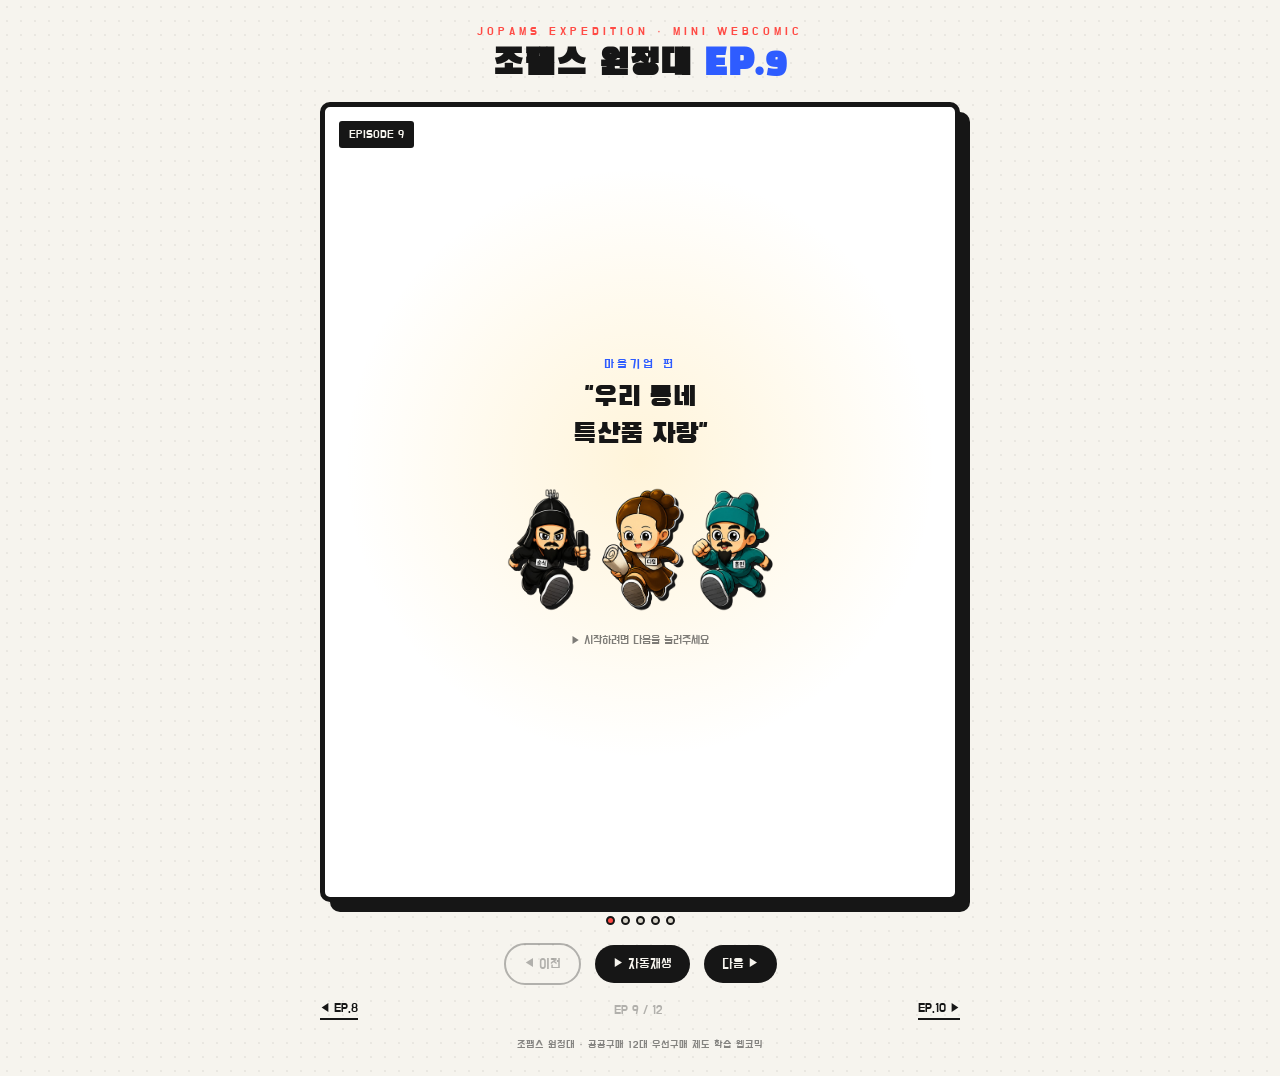
<file: ep09.html>
<!DOCTYPE html>
<html lang="ko">
<head>
<meta charset="UTF-8">
<meta name="viewport" content="width=device-width, initial-scale=1.0">
<title>조팸스 원정대 EP.9 - 우리 동네 특산품 자랑</title>
<link rel="preconnect" href="https://fonts.googleapis.com">
<link rel="stylesheet" href="assets/style.css">
</head>
<body>

<div class="stage">
  <div class="masthead">
    <div class="kicker">JOPAMS EXPEDITION · MINI WEBCOMIC</div>
    <h1>조팸스 원정대 <span>EP.9</span></h1>
  </div>

  <div class="comic-frame" id="frame">
    <div class="panel active" data-panel="0">
      <div class="panel-inner">
        <div class="halftone-burst"></div>
        <div class="caption-tag">EPISODE 9</div>
        <div style="position:absolute; inset:0; display:flex; flex-direction:column; align-items:center; justify-content:center; gap:14px;">
          <div class="cover-title">
            <span class="ep">마을기업 편</span>
            "우리 동네<br>특산품 자랑"
          </div>
          <div class="trio-cover">
            <img src="assets/img/sunsik.png" alt="조순식" class="bounce">
            <img src="assets/img/daim.png" alt="조다임">
            <img src="assets/img/hoonmin.png" alt="조훈민" class="proud">
          </div>
          <div class="next-label">▶ 시작하려면 다음을 눌러주세요</div>
        </div>
      </div>
    </div>
    <div class="panel" data-panel="1">
        <div class="panel-inner">
        <div class="stagefloor"></div>
        <div class="caption-tag">훈민, 도시 출신 티내며</div>
        <img src="assets/img/hoonmin.png" alt="조훈민 (혜안 스킬)" class="char-img focus proud" style="left:10%;">
        <div class="bubble left" id="ep9b1" style="left:4%; top:12%;">시골엔 뭐<br>특별한 거 있겠어</div>
        </div></div>
    <div class="panel" data-panel="2">
        <div class="panel-inner">
        <div class="stagefloor"></div>
        <div class="caption-tag">특산품 시식</div>
        <img src="assets/img/hoonmin.png" alt="조훈민 (혜안 스킬)" class="char-img support" style="left:10%;">
        <div class="npc" style="left:52%;">
          <div class="head" style="background:#c99a5b;">😋</div>
          <div class="body" style="background:#c99a5b;"></div>
        </div>
        <div class="bubble right" id="ep9b2" style="right:4%; top:10%;">저희 마을<br>특산품이에요!</div>
        </div></div>
    <div class="panel" data-panel="3">
        <div class="panel-inner">
        <div class="stagefloor"></div>
        <div class="caption-tag">순식, 순식간에 다 먹어치움</div>
        <div class="prop-emoji">🍯</div>
        <img src="assets/img/sunsik.png" alt="조순식 (자석 스킬)" class="char-img focus bounce" style="left:10%;">
        <div class="bubble left" id="ep9b3" style="left:4%; top:12%;">우와 맛있다!<br>...어? 다 먹었네</div>
        </div></div>
    <div class="panel" data-panel="4">
      <div class="panel-inner">
        <div class="halftone-burst"></div>
        <div class="caption-tag">ITEM GET!</div>
        <div style="position:absolute; inset:0; display:flex; flex-direction:column; align-items:center; justify-content:center; gap:10px;">
          <div style="position:relative;">
            <span class="sparkle" style="top:-14px; left:-18px;">✨</span>
            <span class="sparkle" style="bottom:-10px; right:-20px; animation-delay:.4s;">✨</span>
            <div class="item-card">
              <div class="icon">🌾</div>
              <div class="tag">ITEM 09 / 12</div>
              <div class="name">마을기업<br>제품</div>
            </div>
          </div>
          
          <div class="next-label">다음 편에 계속 →</div>
        </div>
      </div>
    </div>
  </div>

  <div class="progress" id="progress"></div>

  <div class="controls">
    <button class="ghost" id="prevBtn">◀ 이전</button>
    <button id="playBtn">▶ 자동재생</button>
    <button id="nextBtn">다음 ▶</button>
  </div>

  <div class="nav-row">
    <a href="ep08.html">◀ EP.8</a>
    <span class="spacer">EP 9 / 12</span>
    <a href="ep10.html">EP.10 ▶</a>
  </div>

  <div class="foot-note">조팸스 원정대 · 공공구매 12대 우선구매 제도 학습 웹코믹</div>
</div>

<script>
  window.BUBBLE_SCHEDULE = { 1: [['ep9b1', 300]], 2: [['ep9b2', 300]], 3: [['ep9b3', 300]] };
</script>
<script src="assets/script.js"></script>

</body>
</html>
</file>
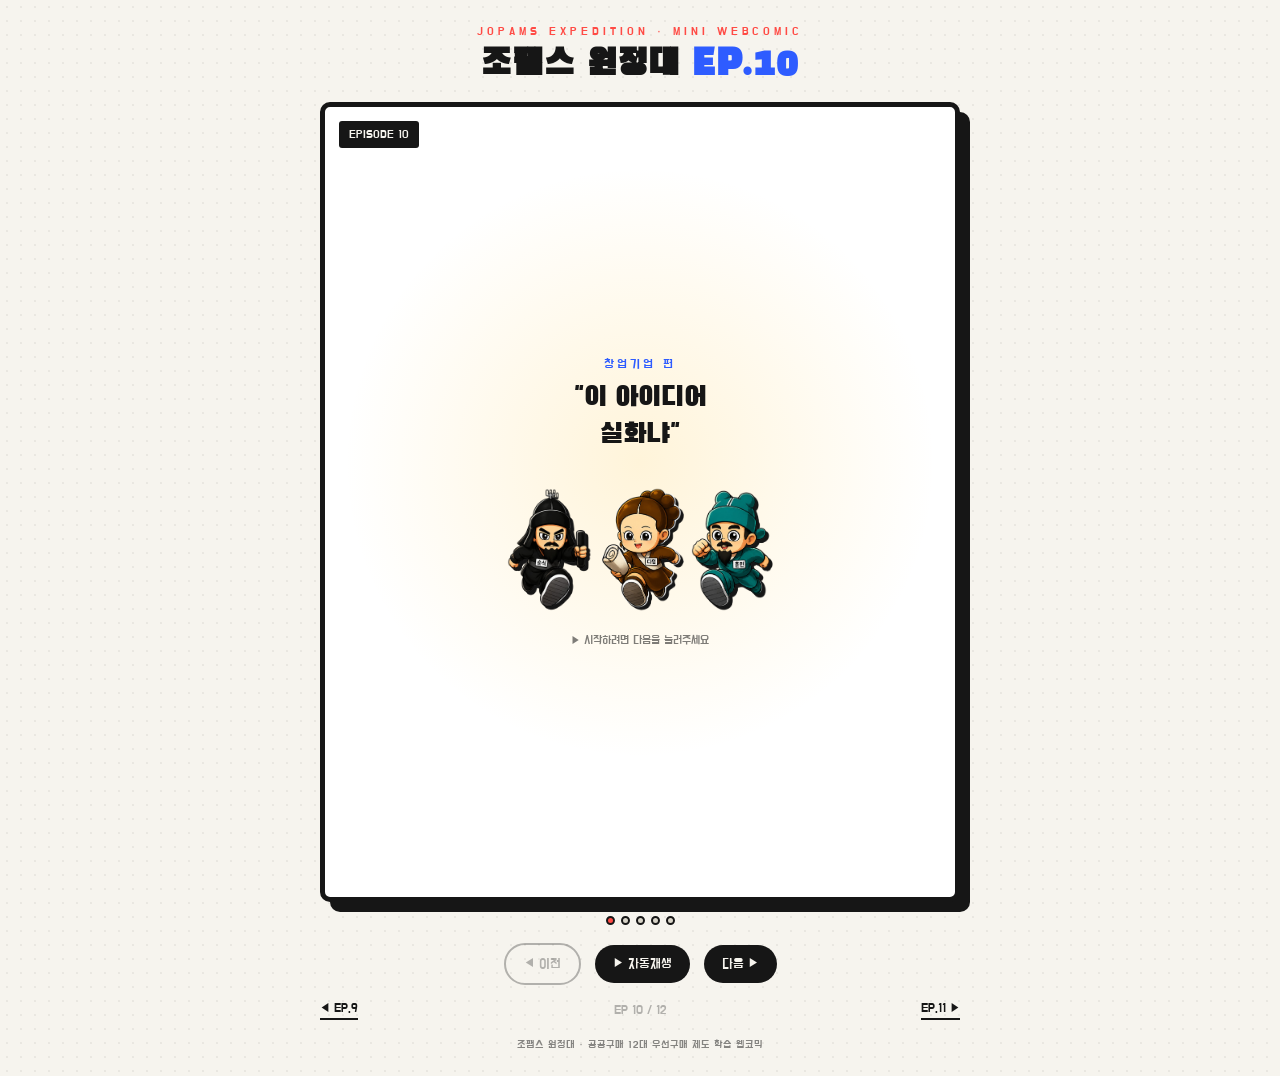
<file: ep10.html>
<!DOCTYPE html>
<html lang="ko">
<head>
<meta charset="UTF-8">
<meta name="viewport" content="width=device-width, initial-scale=1.0">
<title>조팸스 원정대 EP.10 - 이 아이디어 실화냐</title>
<link rel="preconnect" href="https://fonts.googleapis.com">
<link rel="stylesheet" href="assets/style.css">
</head>
<body>

<div class="stage">
  <div class="masthead">
    <div class="kicker">JOPAMS EXPEDITION · MINI WEBCOMIC</div>
    <h1>조팸스 원정대 <span>EP.10</span></h1>
  </div>

  <div class="comic-frame" id="frame">
    <div class="panel active" data-panel="0">
      <div class="panel-inner">
        <div class="halftone-burst"></div>
        <div class="caption-tag">EPISODE 10</div>
        <div style="position:absolute; inset:0; display:flex; flex-direction:column; align-items:center; justify-content:center; gap:14px;">
          <div class="cover-title">
            <span class="ep">창업기업 편</span>
            "이 아이디어<br>실화냐"
          </div>
          <div class="trio-cover">
            <img src="assets/img/sunsik.png" alt="조순식" class="bounce">
            <img src="assets/img/daim.png" alt="조다임">
            <img src="assets/img/hoonmin.png" alt="조훈민" class="proud">
          </div>
          <div class="next-label">▶ 시작하려면 다음을 눌러주세요</div>
        </div>
      </div>
    </div>
    <div class="panel" data-panel="1">
        <div class="panel-inner">
        <div class="stagefloor"></div>
        <div class="caption-tag">스타트업 부스 탐방</div>
        <img src="assets/img/daim.png" alt="조다임 (실드 스킬)" class="char-img focus" style="left:10%;">
        <img src="assets/img/sunsik.png" alt="조순식 (자석 스킬)" class="char-img support" style="left:52%;">
        <div class="bubble left" id="ep10b1" style="left:4%; top:12%;">이 아이디어<br>진짜 신기하다!</div>
        </div></div>
    <div class="panel" data-panel="2">
        <div class="panel-inner">
        <div class="stagefloor"></div>
        <div class="caption-tag">순식, 자석으로 다 끌어모으려다</div>
        <div class="magnet-fx"></div>
        <div class="prop-emoji">🧲</div>
        <img src="assets/img/sunsik.png" alt="조순식 (자석 스킬)" class="char-img focus shake" style="left:10%;">
        <div class="bubble left" id="ep10b2" style="left:4%; top:55%;">이것도 내꺼,<br>저것도 내꺼!</div>
        </div></div>
    <div class="panel" data-panel="3">
        <div class="panel-inner">
        <div class="stagefloor"></div>
        <div class="caption-tag">부스가 와르르...</div>
        <img src="assets/img/sunsik.png" alt="조순식 (자석 스킬)" class="char-img focus" style="left:10%;">
        <div class="sweat">💧</div>
        <div class="npc" style="left:52%;">
          <div class="head" style="background:#8aa9ff;">😳</div>
          <div class="body" style="background:#8aa9ff;"></div>
        </div>
        <div class="bubble right" id="ep10b3a" style="right:4%; top:10%;">저기요!!</div>
        <div class="bubble left" id="ep10b3b" style="left:4%; top:55%;">죄, 죄송합니다...</div>
        </div></div>
    <div class="panel" data-panel="4">
      <div class="panel-inner">
        <div class="halftone-burst"></div>
        <div class="caption-tag">ITEM GET!</div>
        <div style="position:absolute; inset:0; display:flex; flex-direction:column; align-items:center; justify-content:center; gap:10px;">
          <div style="position:relative;">
            <span class="sparkle" style="top:-14px; left:-18px;">✨</span>
            <span class="sparkle" style="bottom:-10px; right:-20px; animation-delay:.4s;">✨</span>
            <div class="item-card">
              <div class="icon">💡</div>
              <div class="tag">ITEM 10 / 12</div>
              <div class="name">창업기업<br>제품</div>
            </div>
          </div>
          
          <div class="next-label">다음 편에 계속 →</div>
        </div>
      </div>
    </div>
  </div>

  <div class="progress" id="progress"></div>

  <div class="controls">
    <button class="ghost" id="prevBtn">◀ 이전</button>
    <button id="playBtn">▶ 자동재생</button>
    <button id="nextBtn">다음 ▶</button>
  </div>

  <div class="nav-row">
    <a href="ep09.html">◀ EP.9</a>
    <span class="spacer">EP 10 / 12</span>
    <a href="ep11.html">EP.11 ▶</a>
  </div>

  <div class="foot-note">조팸스 원정대 · 공공구매 12대 우선구매 제도 학습 웹코믹</div>
</div>

<script>
  window.BUBBLE_SCHEDULE = { 1: [['ep10b1', 300]], 2: [['ep10b2', 300]], 3: [['ep10b3a', 300], ['ep10b3b', 1000]] };
</script>
<script src="assets/script.js"></script>

</body>
</html>
</file>
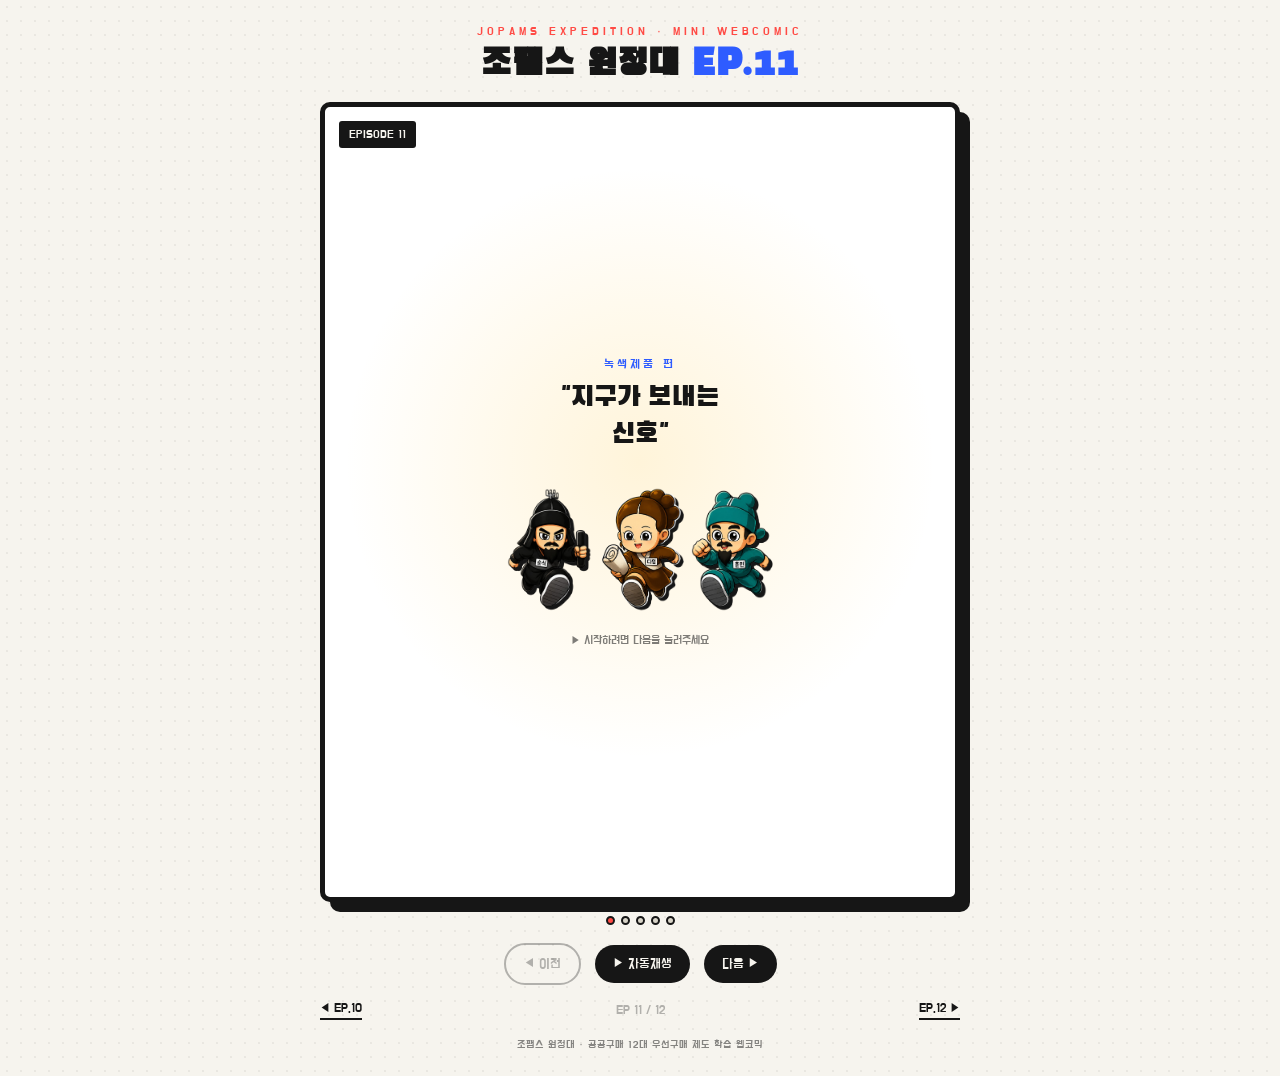
<file: ep11.html>
<!DOCTYPE html>
<html lang="ko">
<head>
<meta charset="UTF-8">
<meta name="viewport" content="width=device-width, initial-scale=1.0">
<title>조팸스 원정대 EP.11 - 지구가 보내는 신호</title>
<link rel="preconnect" href="https://fonts.googleapis.com">
<link rel="stylesheet" href="assets/style.css">
</head>
<body>

<div class="stage">
  <div class="masthead">
    <div class="kicker">JOPAMS EXPEDITION · MINI WEBCOMIC</div>
    <h1>조팸스 원정대 <span>EP.11</span></h1>
  </div>

  <div class="comic-frame" id="frame">
    <div class="panel active" data-panel="0">
      <div class="panel-inner">
        <div class="halftone-burst"></div>
        <div class="caption-tag">EPISODE 11</div>
        <div style="position:absolute; inset:0; display:flex; flex-direction:column; align-items:center; justify-content:center; gap:14px;">
          <div class="cover-title">
            <span class="ep">녹색제품 편</span>
            "지구가 보내는<br>신호"
          </div>
          <div class="trio-cover">
            <img src="assets/img/sunsik.png" alt="조순식" class="bounce">
            <img src="assets/img/daim.png" alt="조다임">
            <img src="assets/img/hoonmin.png" alt="조훈민" class="proud">
          </div>
          <div class="next-label">▶ 시작하려면 다음을 눌러주세요</div>
        </div>
      </div>
    </div>
    <div class="panel" data-panel="1">
        <div class="panel-inner">
        <div class="stagefloor"></div>
        <div class="caption-tag">다임, 방패로 미세먼지를 막으려는 헛수고</div>
        <img src="assets/img/daim.png" alt="조다임 (실드 스킬)" class="char-img focus shake" style="left:10%;">
        <div class="bubble left" id="ep11b1" style="left:4%; top:12%;">방패로 막으면<br>되겠지...?</div>
        </div></div>
    <div class="panel" data-panel="2">
        <div class="panel-inner">
        <div class="stagefloor"></div>
        <div class="caption-tag">훈민의 설명</div>
        <img src="assets/img/daim.png" alt="조다임 (실드 스킬)" class="char-img support" style="left:10%;">
        <img src="assets/img/hoonmin.png" alt="조훈민 (혜안 스킬)" class="char-img focus" style="left:52%;">
        <div class="bubble right" id="ep11b2" style="right:4%; top:10%;">그건 친환경 인증<br>제품이 진짜 방패야</div>
        </div></div>
    <div class="panel" data-panel="3">
        <div class="panel-inner">
        <div class="stagefloor"></div>
        <div class="caption-tag">다임, 감탄</div>
        <img src="assets/img/daim.png" alt="조다임 (실드 스킬)" class="char-img focus proud" style="left:10%;">
        <div class="bubble left" id="ep11b3" style="left:4%; top:12%;">이게 진짜<br>방패였다니!</div>
        </div></div>
    <div class="panel" data-panel="4">
      <div class="panel-inner">
        <div class="halftone-burst"></div>
        <div class="caption-tag">ITEM GET!</div>
        <div style="position:absolute; inset:0; display:flex; flex-direction:column; align-items:center; justify-content:center; gap:10px;">
          <div style="position:relative;">
            <span class="sparkle" style="top:-14px; left:-18px;">✨</span>
            <span class="sparkle" style="bottom:-10px; right:-20px; animation-delay:.4s;">✨</span>
            <div class="item-card">
              <div class="icon">🌱</div>
              <div class="tag">ITEM 11 / 12</div>
              <div class="name">녹색제품</div>
            </div>
          </div>
          
          <div class="next-label">다음 편에 계속 →</div>
        </div>
      </div>
    </div>
  </div>

  <div class="progress" id="progress"></div>

  <div class="controls">
    <button class="ghost" id="prevBtn">◀ 이전</button>
    <button id="playBtn">▶ 자동재생</button>
    <button id="nextBtn">다음 ▶</button>
  </div>

  <div class="nav-row">
    <a href="ep10.html">◀ EP.10</a>
    <span class="spacer">EP 11 / 12</span>
    <a href="ep12.html">EP.12 ▶</a>
  </div>

  <div class="foot-note">조팸스 원정대 · 공공구매 12대 우선구매 제도 학습 웹코믹</div>
</div>

<script>
  window.BUBBLE_SCHEDULE = { 1: [['ep11b1', 300]], 2: [['ep11b2', 300]], 3: [['ep11b3', 300]] };
</script>
<script src="assets/script.js"></script>

</body>
</html>
</file>
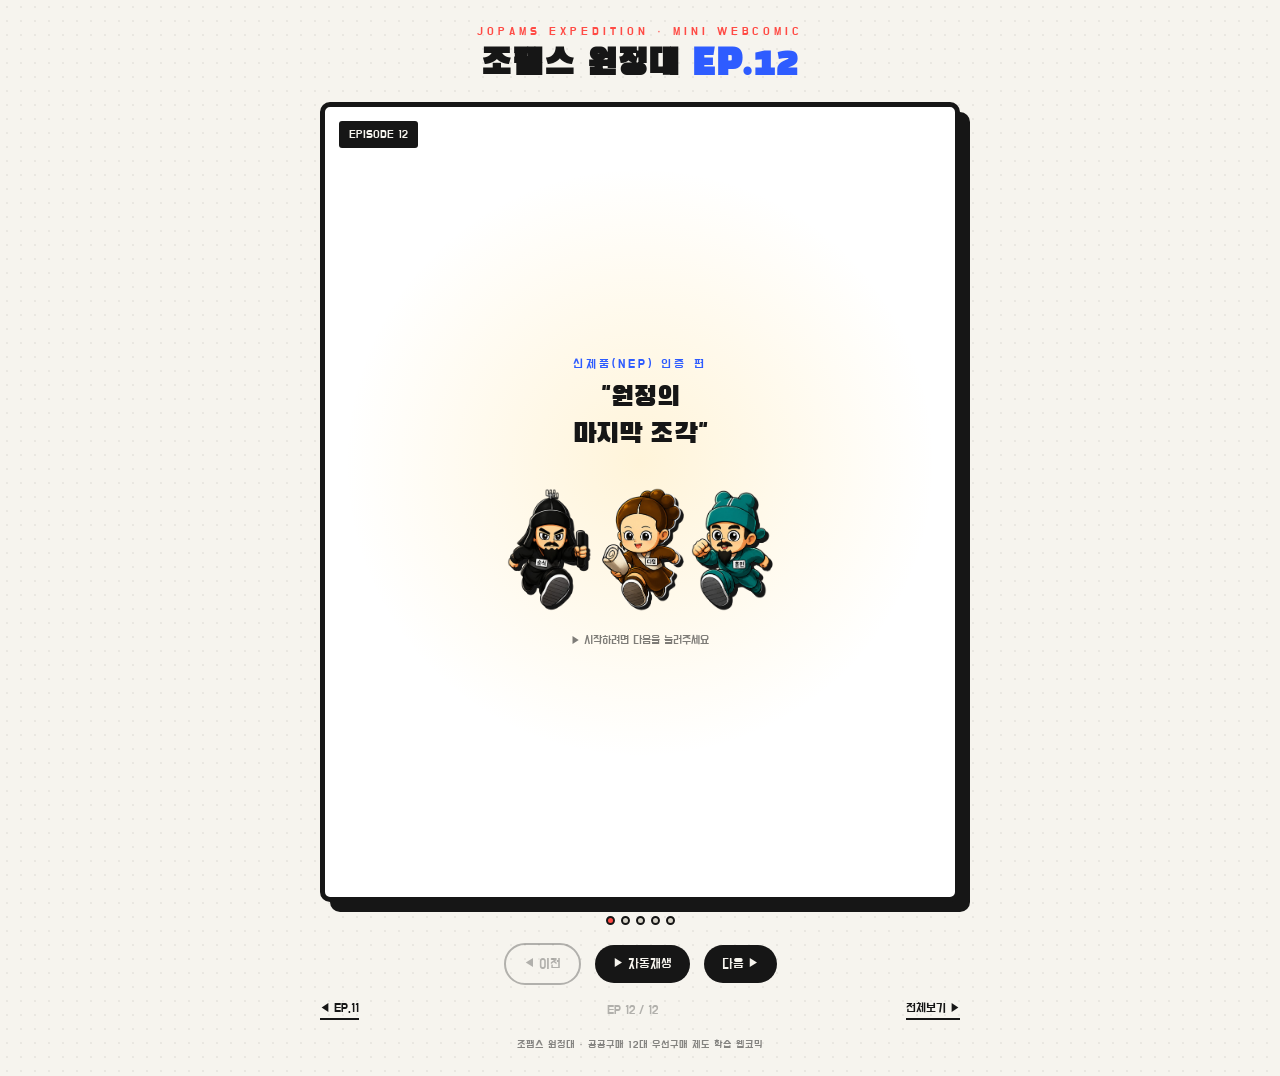
<file: ep12.html>
<!DOCTYPE html>
<html lang="ko">
<head>
<meta charset="UTF-8">
<meta name="viewport" content="width=device-width, initial-scale=1.0">
<title>조팸스 원정대 EP.12 - 원정의 마지막 조각</title>
<link rel="preconnect" href="https://fonts.googleapis.com">
<link rel="stylesheet" href="assets/style.css">
</head>
<body>

<div class="stage">
  <div class="masthead">
    <div class="kicker">JOPAMS EXPEDITION · MINI WEBCOMIC</div>
    <h1>조팸스 원정대 <span>EP.12</span></h1>
  </div>

  <div class="comic-frame" id="frame">
    <div class="panel active" data-panel="0">
      <div class="panel-inner">
        <div class="halftone-burst"></div>
        <div class="caption-tag">EPISODE 12</div>
        <div style="position:absolute; inset:0; display:flex; flex-direction:column; align-items:center; justify-content:center; gap:14px;">
          <div class="cover-title">
            <span class="ep">신제품(NEP) 인증 편</span>
            "원정의<br>마지막 조각"
          </div>
          <div class="trio-cover">
            <img src="assets/img/sunsik.png" alt="조순식" class="bounce">
            <img src="assets/img/daim.png" alt="조다임">
            <img src="assets/img/hoonmin.png" alt="조훈민" class="proud">
          </div>
          <div class="next-label">▶ 시작하려면 다음을 눌러주세요</div>
        </div>
      </div>
    </div>
    <div class="panel" data-panel="1">
        <div class="panel-inner">
        <div class="stagefloor"></div>
        <div class="caption-tag">마지막 아이템, 잔뜩 긴장한 세 사람</div>
        <img src="assets/img/sunsik.png" alt="조순식 (자석 스킬)" class="char-img focus sad-shake" style="left:10%;">
        <img src="assets/img/hoonmin.png" alt="조훈민 (혜안 스킬)" class="char-img support" style="left:52%;">
        <div class="bubble left" id="ep12b1" style="left:4%; top:12%;">이게... 마지막<br>아이템이라고?</div>
        </div></div>
    <div class="panel" data-panel="2">
        <div class="panel-inner">
        <div class="stagefloor"></div>
        <div class="caption-tag">서로 양보하다 꼬임</div>
        <img src="assets/img/daim.png" alt="조다임 (실드 스킬)" class="char-img focus" style="left:10%;">
        <img src="assets/img/hoonmin.png" alt="조훈민 (혜안 스킬)" class="char-img focus" style="left:52%;">
        <div class="bubble left" id="ep12b2a" style="left:4%; top:10%;">먼저 해요!</div>
        <div class="bubble right" id="ep12b2b" style="right:4%; top:50%;">아니, 다임님<br>먼저!</div>
        </div></div>
    <div class="panel" data-panel="3">
        <div class="panel-inner">
        <div class="stagefloor"></div>
        <div class="caption-tag">결국 다같이 손을 얹다</div>
        <img src="assets/img/sunsik.png" alt="조순식 (자석 스킬)" class="char-img focus bounce" style="left:10%;">
        <img src="assets/img/daim.png" alt="조다임 (실드 스킬)" class="char-img focus" style="left:52%;">
        <div class="bubble left" id="ep12b3" style="left:4%; top:12%;">그냥... 같이<br>하자!</div>
        </div></div>
    <div class="panel" data-panel="4">
      <div class="panel-inner">
        <div class="halftone-burst"></div>
        <div class="caption-tag">ITEM GET!</div>
        <div style="position:absolute; inset:0; display:flex; flex-direction:column; align-items:center; justify-content:center; gap:10px;">
          <div style="position:relative;">
            <span class="sparkle" style="top:-14px; left:-18px;">✨</span>
            <span class="sparkle" style="bottom:-10px; right:-20px; animation-delay:.4s;">✨</span>
            <div class="item-card">
              <div class="icon">🏆</div>
              <div class="tag">ITEM 12 / 12</div>
              <div class="name">신제품<br>인증</div>
            </div>
          </div>
          <div style="font-family:'Do Hyeon',sans-serif; font-size:12px; color:var(--blue); margin-top:6px;">12대 공공구매 우선구매 제도 완전 정복!</div>
          <div class="next-label">시리즈 완결! 🎉</div>
        </div>
      </div>
    </div>
  </div>

  <div class="progress" id="progress"></div>

  <div class="controls">
    <button class="ghost" id="prevBtn">◀ 이전</button>
    <button id="playBtn">▶ 자동재생</button>
    <button id="nextBtn">다음 ▶</button>
  </div>

  <div class="nav-row">
    <a href="ep11.html">◀ EP.11</a>
    <span class="spacer">EP 12 / 12</span>
    <a href="index.html">전체보기 ▶</a>
  </div>

  <div class="foot-note">조팸스 원정대 · 공공구매 12대 우선구매 제도 학습 웹코믹</div>
</div>

<script>
  window.BUBBLE_SCHEDULE = { 1: [['ep12b1', 300]], 2: [['ep12b2a', 300], ['ep12b2b', 1000]], 3: [['ep12b3', 300]] };
</script>
<script src="assets/script.js"></script>

</body>
</html>
</file>
<file: assets/style.css>
@import url('https://fonts.googleapis.com/css2?family=Black+Han+Sans&family=Gowun+Dodum&family=Do+Hyeon&display=swap');

:root{
  --ink:#161616;
  --paper:#f6f4ee;
  --yellow:#ffc63c;
  --red:#ff4b45;
  --blue:#2e5cff;
  --panel-bg:#ffffff;
}
*{box-sizing:border-box;}
html,body{margin:0;padding:0;}
body{
  background:var(--paper);
  background-image:radial-gradient(circle, rgba(22,22,22,0.06) 1px, transparent 1.2px);
  background-size:14px 14px;
  font-family:'Gowun Dodum', sans-serif;
  color:var(--ink);
  min-height:100vh;
  display:flex;
  flex-direction:column;
  align-items:center;
  justify-content:center;
  padding:24px 12px;
  overflow-x:hidden;
}

.stage{ width:100%; max-width:640px; }

.masthead{ text-align:center; margin-bottom:14px; }
.masthead .kicker{
  font-family:'Do Hyeon', sans-serif;
  font-size:12px;
  letter-spacing:4px;
  color:var(--red);
}
.masthead h1{
  font-family:'Black Han Sans', sans-serif;
  font-size:clamp(24px,6vw,36px);
  margin:4px 0 0;
  letter-spacing:1px;
}
.masthead h1 span{ color:var(--blue); }

.comic-frame{
  position:relative;
  background:var(--panel-bg);
  border:5px solid var(--ink);
  border-radius:10px;
  box-shadow:10px 10px 0 var(--ink);
  aspect-ratio:4/5;
  overflow:hidden;
}

.panel{
  position:absolute; inset:0;
  display:flex; align-items:center; justify-content:center;
  opacity:0; transform:scale(1.06);
  transition:opacity .45s ease, transform .45s ease;
  pointer-events:none;
}
.panel.active{ opacity:1; transform:scale(1); pointer-events:auto; }
.panel-inner{ position:relative; width:100%; height:100%; }

.halftone-burst{
  position:absolute; inset:0;
  background:radial-gradient(circle at 50% 45%, rgba(255,198,60,0.55) 0%, rgba(255,198,60,0) 55%);
  opacity:0;
}
.panel.active .halftone-burst{ animation:burstIn .6s ease forwards; }
@keyframes burstIn{
  0%{opacity:0; transform:scale(.6);}
  50%{opacity:1; transform:scale(1.08);}
  100%{opacity:.35; transform:scale(1);}
}

.caption-tag{
  position:absolute; top:14px; left:14px;
  background:var(--ink); color:var(--paper);
  font-family:'Do Hyeon', sans-serif;
  font-size:12px; padding:5px 10px; border-radius:3px;
  z-index:5; max-width:78%; line-height:1.4;
}

.stagefloor{
  position:absolute; left:0; right:0; bottom:0; height:20%;
  background:linear-gradient(180deg, rgba(46,92,255,0.08), rgba(46,92,255,0.18));
  border-top:3px solid var(--ink);
}

/* main trio characters (real artwork) */
.char-img{
  position:absolute;
  bottom:18%;
  width:104px;
  filter:drop-shadow(4px 4px 0 var(--ink));
  transition: left .6s ease, transform .5s ease, opacity .4s ease;
  opacity:.35;
  transform:scale(.94);
}
.char-img.focus{ opacity:1; transform:scale(1.06); }
.char-img.support{ opacity:.85; transform:scale(1); }

.bounce{ animation:bounce 1.6s infinite ease-in-out; }
@keyframes bounce{ 0%,100%{transform:translateY(0) scale(1.06);} 50%{transform:translateY(-8px) scale(1.06);} }
.shake{ animation:shake .5s infinite; }
@keyframes shake{ 0%,100%{transform:rotate(-2deg) scale(1.06);} 50%{transform:rotate(2deg) scale(1.06);} }
.proud{ animation:proud 1.8s infinite ease-in-out; }
@keyframes proud{ 0%,100%{transform:translateY(0) rotate(0deg) scale(1.06);} 50%{transform:translateY(-4px) rotate(-3deg) scale(1.06);} }
.sad-shake{ animation:sadshake .45s infinite; }
@keyframes sadshake{ 0%,100%{transform:translateX(-2px) scale(1.06);} 50%{transform:translateX(2px) scale(1.06);} }

.sweat{ position:absolute; top:6%; right:14%; font-size:18px; animation:drip 1.2s infinite ease-in-out; z-index:4;}
@keyframes drip{ 0%,100%{transform:translateY(0);} 50%{transform:translateY(4px);} }

/* speech bubbles */
.bubble{
  position:absolute; background:#fff; border:3px solid var(--ink); border-radius:14px;
  padding:8px 12px; font-size:13px; line-height:1.35; max-width:180px;
  opacity:0; transform:translateY(6px) scale(.9);
  transition:opacity .35s ease, transform .35s ease; z-index:6;
}
.bubble.show{ opacity:1; transform:translateY(0) scale(1); }
.bubble:after{
  content:""; position:absolute; width:14px; height:14px; background:#fff;
  border-right:3px solid var(--ink); border-bottom:3px solid var(--ink);
  bottom:-9px; transform:rotate(45deg);
}
.bubble.left:after{ left:22px; }
.bubble.right:after{ right:22px; }

/* generic prop / npc */
.prop-emoji{
  position:absolute; left:50%; top:34%; transform:translate(-50%,-50%);
  font-size:44px; z-index:3;
}
.npc{
  position:absolute; bottom:18%; width:70px; text-align:center;
}
.npc .head{
  width:50px; height:50px; border-radius:50%; border:4px solid var(--ink);
  margin:0 auto 4px; display:flex; align-items:center; justify-content:center; font-size:18px;
}
.npc .body{
  width:60px; height:34px; border:4px solid var(--ink); border-radius:8px 8px 3px 3px; margin:-2px auto 0;
}

.magnet-fx{
  position:absolute; left:50%; top:34%; width:120px; height:120px; transform:translate(-50%,-50%);
  border:3px dashed var(--blue); border-radius:50%; opacity:0;
}
.panel.active .magnet-fx{ animation:pull 1.1s ease-in-out infinite; }
@keyframes pull{
  0%{opacity:.7; transform:translate(-50%,-50%) scale(1.4);}
  70%{opacity:.15; transform:translate(-50%,-50%) scale(.7);}
  100%{opacity:0; transform:translate(-50%,-50%) scale(.6);}
}

/* item card */
.item-card{
  width:150px; height:200px;
  background:linear-gradient(160deg,#fff,#fff2cf);
  border:5px solid var(--ink); border-radius:14px;
  display:flex; flex-direction:column; align-items:center; justify-content:center; gap:8px;
  box-shadow:0 0 0 6px rgba(255,198,60,0.4);
  transform:rotateY(90deg) scale(.7); opacity:0;
}
.panel.active .item-card{ animation:cardIn .8s cubic-bezier(.2,1.4,.4,1) forwards; }
@keyframes cardIn{
  0%{transform:rotateY(90deg) scale(.7); opacity:0;}
  60%{transform:rotateY(-14deg) scale(1.05); opacity:1;}
  100%{transform:rotateY(0deg) scale(1); opacity:1;}
}
.item-card .icon{ font-size:40px; }
.item-card .tag{ font-family:'Do Hyeon', sans-serif; font-size:11px; color:var(--red); letter-spacing:2px; }
.item-card .name{ font-family:'Black Han Sans', sans-serif; font-size:16px; text-align:center; }
.sparkle{ position:absolute; font-size:18px; animation:sparkle 1.4s infinite ease-in-out; }
@keyframes sparkle{
  0%,100%{opacity:.2; transform:scale(.7) rotate(0deg);}
  50%{opacity:1; transform:scale(1.2) rotate(20deg);}
}

.cover-title{
  font-family:'Black Han Sans', sans-serif;
  font-size:clamp(20px,5.2vw,28px);
  text-align:center; line-height:1.35;
}
.cover-title .ep{
  display:block; font-size:13px; color:var(--blue);
  font-family:'Do Hyeon', sans-serif; letter-spacing:3px; margin-bottom:6px;
}
.trio-cover{ display:flex; gap:10px; justify-content:center; margin-top:14px; }
.trio-cover img{ width:82px; filter:drop-shadow(3px 3px 0 var(--ink)); }

.next-label{
  font-family:'Do Hyeon', sans-serif; font-size:12px; color:var(--ink); opacity:.55;
  text-align:center; margin-top:10px;
}

.controls{ display:flex; align-items:center; justify-content:center; gap:14px; margin-top:18px; }
.controls button{
  font-family:'Do Hyeon', sans-serif; font-size:14px; background:var(--ink); color:var(--paper);
  border:none; padding:10px 18px; border-radius:30px; cursor:pointer;
  transition:transform .15s ease, background .15s ease;
}
.controls button:hover{ transform:translateY(-2px); background:#000; }
.controls button:active{ transform:translateY(0); }
.controls button.ghost{ background:transparent; color:var(--ink); border:2px solid var(--ink); }
.controls button:disabled{ opacity:.3; cursor:default; transform:none; }

.progress{ display:flex; gap:6px; justify-content:center; margin-top:14px; }
.progress span{
  width:9px; height:9px; border-radius:50%; background:#d8d4c8; border:2px solid var(--ink);
  transition:background .2s ease;
}
.progress span.on{ background:var(--red); }

.nav-row{
  display:flex; justify-content:space-between; align-items:center;
  margin-top:16px; font-family:'Do Hyeon', sans-serif; font-size:13px;
}
.nav-row a{
  color:var(--ink); text-decoration:none; border-bottom:2px solid var(--ink);
  padding-bottom:1px;
}
.nav-row a:hover{ color:var(--blue); border-color:var(--blue); }
.nav-row .spacer{ opacity:.3; }

.foot-note{
  text-align:center; font-size:11px; opacity:.5; margin-top:18px;
  font-family:'Do Hyeon', sans-serif; letter-spacing:1px;
}

@media (prefers-reduced-motion: reduce){
  *{ animation-duration:.001s !important; transition-duration:.001s !important; }
}
</file>
